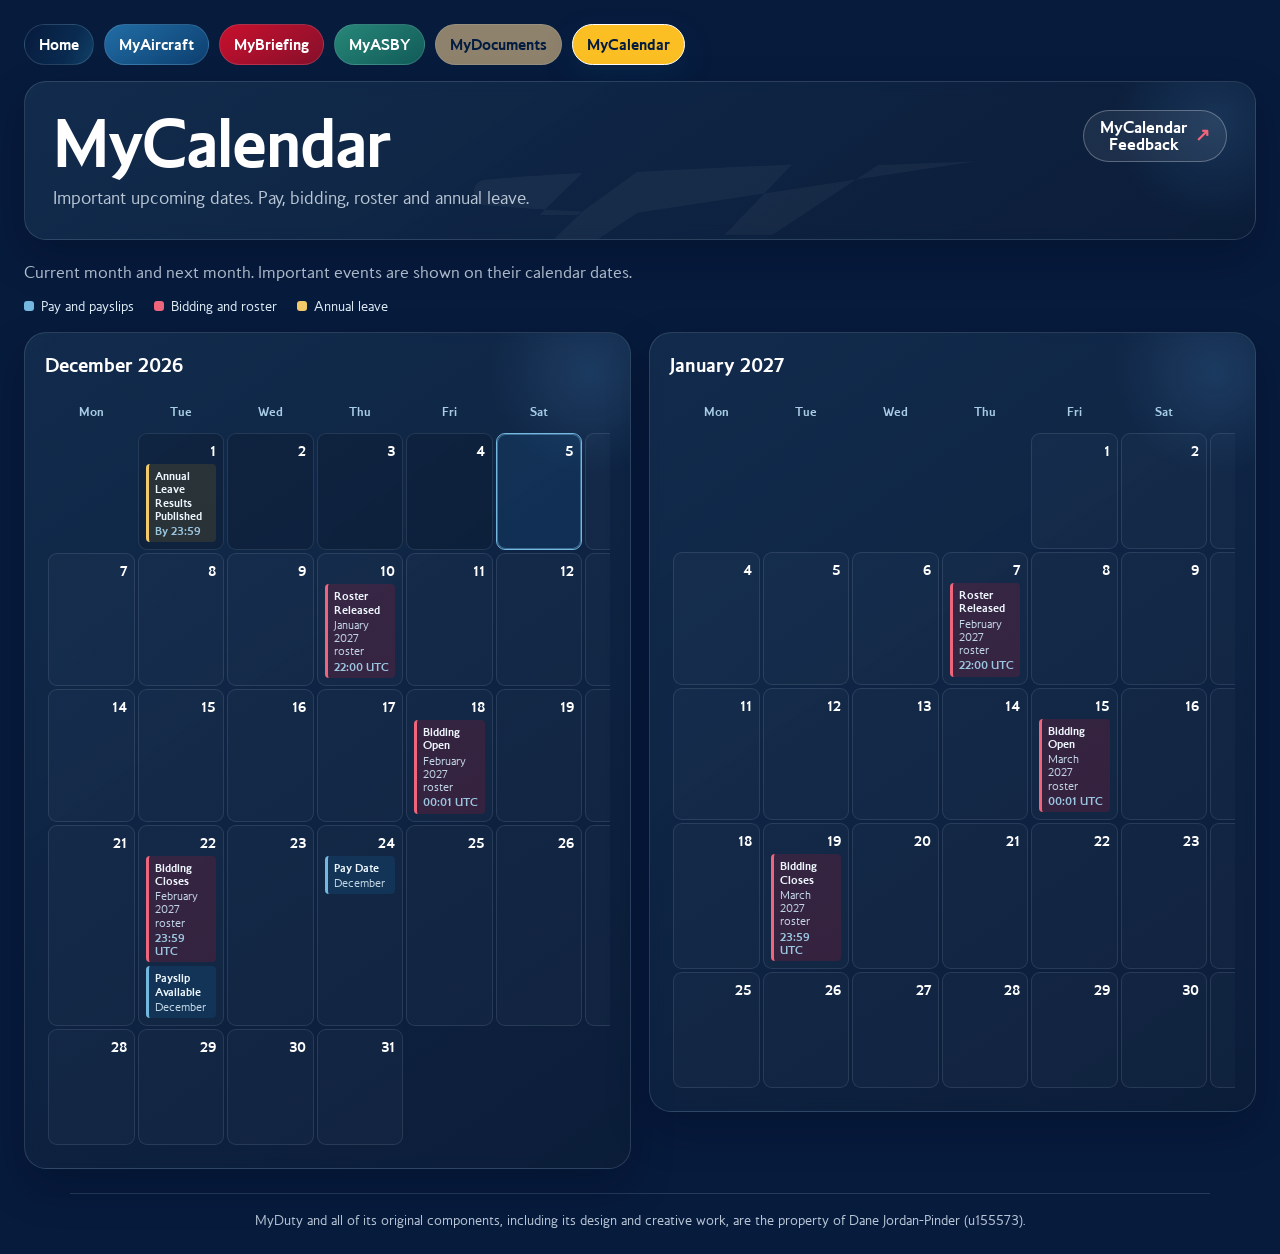
<file: ImportantDates/index.html>
<!DOCTYPE html>
<html lang="en">
<head>
  <meta charset="UTF-8" />
  <meta name="viewport" content="width=device-width, initial-scale=1.0, viewport-fit=cover" />
  <title>MyCalendar | MyDuty</title>
  <meta name="theme-color" content="#071b3d">
  <meta name="application-name" content="MyDuty">
  <meta name="apple-mobile-web-app-title" content="MyDuty">
  <meta name="description" content="Important upcoming dates. Pay, bidding, roster and annual leave." />
  <link rel="icon" href="../favicon.ico?v=2">
  <link rel="icon" type="image/png" sizes="32x32" href="../favicon-32x32.png?v=2">
  <link rel="icon" type="image/png" sizes="16x16" href="../favicon-16x16.png?v=2">
  <link rel="apple-touch-icon" sizes="180x180" href="../apple-touch-icon.png?v=2">
  <link rel="stylesheet" href="../assets/css/fbp-shared.css?v=7">
  <link rel="stylesheet" href="../assets/css/important-dates.css">
  <script src="../assets/js/fbp-shared.js?v=7"></script>
  <script src="../assets/js/fbp-nav.js?v=16"></script>
  <script src="../assets/js/fbp-shell.js?v=6"></script>
  <script src="../assets/js/fbp-page.js"></script>
  <script src="../data/important-dates.js"></script>
</head>
<body class="fbp-theme">
  <main class="fbp-shell">
    <div class="important-dates-content">
      <p class="important-dates-intro">Current month and next month. Important events are shown on their calendar dates.</p>
      <ul class="important-date-legend" aria-label="Calendar categories">
        <li class="legend-pay">Pay and payslips</li>
        <li class="legend-roster">Bidding and roster</li>
        <li class="legend-leave">Annual leave</li>
      </ul>
      <p class="calendar-mobile-hint">On a phone either turn your device to landscape mode or tap a marked day to view it's event details.</p>
      <div id="importantDateCalendars" class="important-date-calendars"></div>
      <p id="importantDatePending" class="important-date-pending" hidden></p>
    </div>
  </main>
  <script>
    FBP.createPage({container:"main",contentSelector:".important-dates-content",layout:"wide",title:"MyCalendar",subtitle:"Important upcoming dates. Pay, bidding, roster and annual leave.",feedbackText:"MyCalendar Feedback",feedbackSubject:"Feedback for MyCalendar",activePage:"importantDates"});
    (function(){
      const root=document.getElementById("importantDateCalendars");
      const events=globalThis.IMPORTANT_DATE_EVENTS||[];
      const today=new Date();today.setHours(0,0,0,0);
      const monthFormatter=new Intl.DateTimeFormat("en-GB",{month:"long",year:"numeric"});
      const esc=value=>String(value??"").replace(/[&<>"']/g,char=>({"&":"&amp;","<":"&lt;",">":"&gt;","\"":"&quot;","'":"&#39;"}[char]));
      const isoDate=date=>date.getFullYear()+"-"+String(date.getMonth()+1).padStart(2,"0")+"-"+String(date.getDate()).padStart(2,"0");
      const weekdayNames=["Monday","Tuesday","Wednesday","Thursday","Friday","Saturday","Sunday"];
      function monthCalendar(monthOffset){
        const month=new Date(today.getFullYear(),today.getMonth()+monthOffset,1);
        const year=month.getFullYear(),monthIndex=month.getMonth();
        const daysInMonth=new Date(year,monthIndex+1,0).getDate();
        const leading=(month.getDay()+6)%7;
        const cellCount=Math.ceil((leading+daysInMonth)/7)*7;
        let rows="";
        for(let start=0;start<cellCount;start+=7){
          rows+="<tr>";
          for(let column=0;column<7;column++){
            const dayNumber=start+column-leading+1;
            if(dayNumber<1||dayNumber>daysInMonth){rows+="<td class=\"calendar-day calendar-day-empty\"></td>";continue}
            const current=new Date(year,monthIndex,dayNumber);
            const key=isoDate(current);
            const dayEvents=events.filter(item=>item.date===key);
            const classes=["calendar-day"];
            if(current<today)classes.push("calendar-day-past");
            const ariaCurrent=key===isoDate(today)?" aria-current=\"date\"":"";
            const eventKinds=[...new Set(dayEvents.map(item=>["pay","roster","leave"].includes(item.kind)?item.kind:"other"))];
            const markerMarkup=eventKinds.map(kind=>"<span class=\"calendar-event-marker marker-"+kind+"\"></span>").join("");
            const eventMarkup=dayEvents.map(item=>{
              const kind=["pay","roster","leave"].includes(item.kind)?item.kind:"other";
              const time=item.time?"<time>"+esc(item.time)+"</time>":"";
              return "<div class=\"calendar-event calendar-event-"+kind+"\" title=\""+esc([item.label,item.context,item.time].filter(Boolean).join(" · "))+"\"><strong>"+esc(item.label)+"</strong>"+(item.context?"<span>"+esc(item.context)+"</span>":"")+time+"</div>";
            }).join("");
            const eventAccess=dayEvents.length?" role=\"button\" tabindex=\"0\" data-date=\""+key+"\" aria-label=\""+esc(new Intl.DateTimeFormat("en-GB",{weekday:"long",day:"numeric",month:"long"}).format(current)+": "+dayEvents.map(item=>item.label).join(", "))+"\"":"";
            if(dayEvents.length)classes.push("calendar-day-has-events");
            rows+="<td class=\""+classes.join(" ")+"\""+ariaCurrent+eventAccess+"><div class=\"calendar-day-number\"><time datetime=\""+key+"\">"+dayNumber+"</time></div><div class=\"calendar-day-markers\" aria-hidden=\"true\">"+markerMarkup+"</div><div class=\"calendar-day-events\">"+eventMarkup+"</div></td>";
          }
          rows+="</tr>";
        }
        return "<section class=\"fbp-panel important-month\"><h2>"+monthFormatter.format(month)+"</h2><div class=\"calendar-scroll\"><table class=\"month-calendar\"><caption class=\"visually-hidden\">"+monthFormatter.format(month)+" important dates</caption><thead><tr>"+weekdayNames.map(name=>"<th scope=\"col\"><abbr title=\""+name+"\">"+name.slice(0,3)+"</abbr></th>").join("")+"</tr></thead><tbody>"+rows+"</tbody></table></div><div class=\"calendar-selected-events\" aria-live=\"polite\" hidden></div></section>";
      }
      root.innerHTML=monthCalendar(0)+monthCalendar(1);
      const showDateEvents=(cell)=>{
        if(!cell?.dataset.date)return;
        const monthCard=cell.closest(".important-month"),panel=monthCard?.querySelector(".calendar-selected-events");
        const date=new Date(cell.dataset.date+"T12:00:00"),dateLabel=new Intl.DateTimeFormat("en-GB",{weekday:"long",day:"numeric",month:"long"}).format(date);
        const selected=events.filter(item=>item.date===cell.dataset.date);
        if(!panel)return;
        panel.hidden=false;
        panel.innerHTML="<h3>"+esc(dateLabel)+"</h3>"+(selected.length?"<ul>"+selected.map(item=>{const kind=["pay","roster","leave"].includes(item.kind)?item.kind:"other";return "<li class=\"calendar-event-detail detail-"+kind+"\"><strong>"+esc(item.label)+"</strong>"+(item.context?"<span>"+esc(item.context)+"</span>":"")+(item.time?"<time>"+esc(item.time)+"</time>":"")+"</li>"}).join("")+"</ul>":"<p>No important dates on this day.</p>");
        monthCard.querySelectorAll(".calendar-day-selected").forEach(day=>day.classList.remove("calendar-day-selected"));cell.classList.add("calendar-day-selected");
      };
      root.addEventListener("click",event=>{const cell=event.target.closest("td.calendar-day-has-events");if(cell)showDateEvents(cell)});
      root.addEventListener("keydown",event=>{if(event.key!=="Enter"&&event.key!==" ")return;const cell=event.target.closest("td.calendar-day-has-events");if(!cell)return;event.preventDefault();showDateEvents(cell)});
      const pending=globalThis.IMPORTANT_DATE_PENDING||[];
      if(pending.length){
        const note=document.getElementById("importantDatePending");
        note.hidden=false;
        note.textContent="Annual leave dates still to be added: "+pending.join(", ")+".";
      }
    })();
  </script>
</body>
</html>
</file>
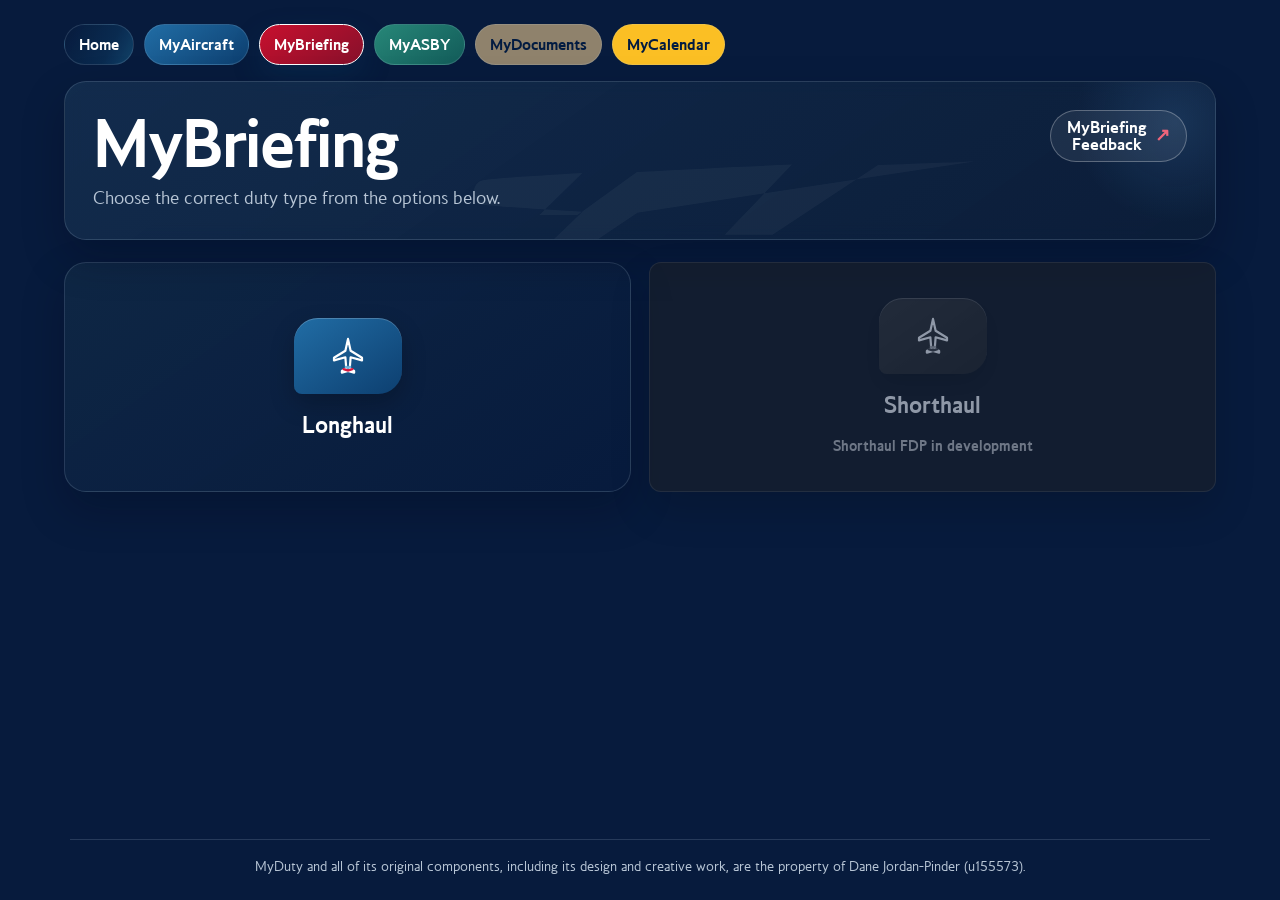
<file: MyBriefing/index.html>
<!DOCTYPE html>
<html lang="en">
<head>
  <meta charset="UTF-8" />
  <meta name="viewport" content="width=device-width, initial-scale=1.0, viewport-fit=cover" />
  <meta name="description" content="Choose a Longhaul or Shorthaul Flight Duty Period calculator." />
  <title>MyBriefing | MyDuty</title>
  <meta name="theme-color" content="#071b3d">
  <meta name="application-name" content="MyDuty">
  <meta name="apple-mobile-web-app-title" content="MyDuty">

  <link rel="icon" href="../favicon.ico?v=2">
  <link rel="icon" type="image/png" sizes="32x32" href="../favicon-32x32.png?v=2">
  <link rel="icon" type="image/png" sizes="16x16" href="../favicon-16x16.png?v=2">
  <link rel="apple-touch-icon" sizes="180x180" href="../apple-touch-icon.png?v=2">

  <link rel="stylesheet" href="../assets/css/fbp-shared.css?v=7">
  <link rel="stylesheet" href="../assets/css/MyBriefing/MyBriefing.css?v=2">

  
</head>
<body class="fbp-theme">

   
  <main class="fbp-shell app-wrap">


<div id="fdp-grid" class="fdp-grid"></div>

   
  </main>

  <script src="../assets/js/fbp-shared.js?v=7"></script>
  <script src="../assets/js/fbp-nav.js?v=16"></script>
  <script src="../assets/js/fbp-shell.js?v=6"></script>
  <script src="../assets/js/fbp-page.js"></script>

  <script src="../assets/js/MyBriefing/MyBriefing-data.js"></script>
  <script src="../assets/js/MyBriefing/MyBriefing-home.js"></script>
  </body>
  </html>
</file>
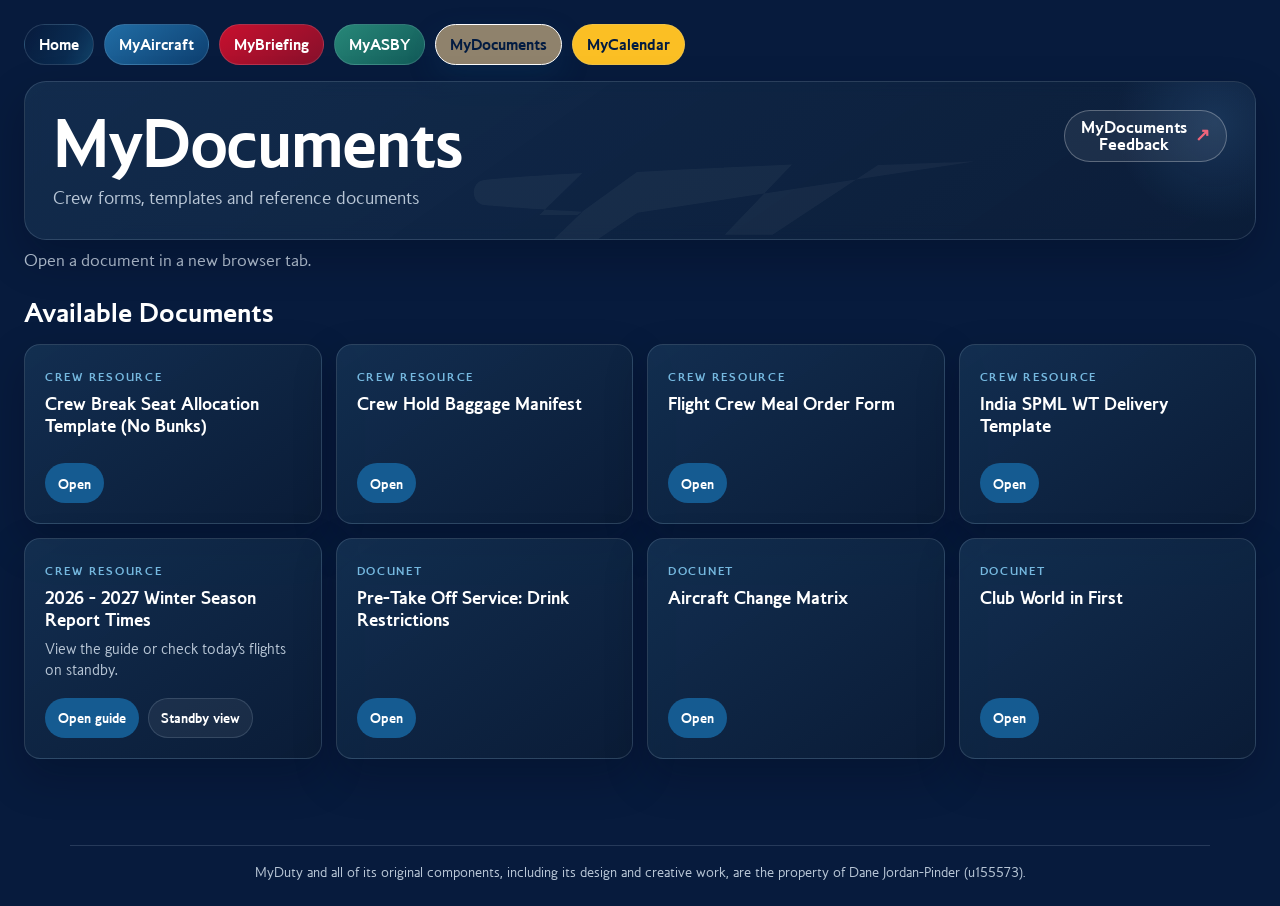
<file: MyDocuments/index.html>
<!DOCTYPE html>
<html lang="en">
<head>
  <meta charset="UTF-8" />
  <meta name="viewport" content="width=device-width, initial-scale=1.0, viewport-fit=cover" />
  <title>MyDocuments | MyDuty</title>
  <meta name="theme-color" content="#071b3d">
  <meta name="application-name" content="MyDuty">
  <meta name="apple-mobile-web-app-title" content="MyDuty">
  <meta name="description" content="Common crew forms, templates and reference documents in PDF form." />
  <link rel="icon" href="../favicon.ico?v=2">
  <link rel="icon" type="image/png" sizes="32x32" href="../favicon-32x32.png?v=2">
  <link rel="icon" type="image/png" sizes="16x16" href="../favicon-16x16.png?v=2">
  <link rel="apple-touch-icon" sizes="180x180" href="../apple-touch-icon.png?v=2">
  <link rel="stylesheet" href="../assets/css/fbp-shared.css?v=7">
  <link rel="stylesheet" href="../assets/css/documents.css?v=2">
  <script src="../assets/js/fbp-shared.js?v=7"></script>
  <script src="../assets/js/fbp-nav.js?v=16"></script>
  <script src="../assets/js/fbp-shell.js?v=6"></script>
  <script src="../assets/js/fbp-page.js"></script>
</head>
<body class="fbp-theme">
  <main class="fbp-shell">
    <div class="documents-content">
      <p class="documents-intro">Open a document in a new browser tab.</p>
      <section class="documents-section">
        <h2>Available Documents</h2>
        <div class="documents-grid">
          <article class="document-card"><div><span class="document-type">CREW RESOURCE</span><h3>Crew Break Seat Allocation Template (No Bunks)</h3></div><div class="document-actions"><a href="../assets/mydocuments/Crew%20Break%20Seat%20Allocation%20Template%20%28No%20Bunks%29.pdf" target="_blank" rel="noopener">Open</a></div></article>
          <article class="document-card"><div><span class="document-type">CREW RESOURCE</span><h3>Crew Hold Baggage Manifest</h3></div><div class="document-actions"><a href="../assets/mydocuments/Crew%20Hold%20Baggage%20Manifest.pdf" target="_blank" rel="noopener">Open</a></div></article>
          <article class="document-card"><div><span class="document-type">CREW RESOURCE</span><h3>Flight Crew Meal Order Form</h3></div><div class="document-actions"><a href="../assets/mydocuments/Flight%20Crew%20Meal%20Order%20Form.pdf" target="_blank" rel="noopener">Open</a></div></article>
          <article class="document-card"><div><span class="document-type">CREW RESOURCE</span><h3>India SPML WT Delivery Template</h3></div><div class="document-actions"><a href="../assets/mydocuments/India%20SPML%20WT%20Delivery%20Template.pdf" target="_blank" rel="noopener">Open</a></div></article>
          <article class="document-card"><div><span class="document-type">CREW RESOURCE</span><h3>2026 - 2027 Winter Season Report Times</h3><p>View the guide or check today’s flights on standby.</p></div><div class="document-actions"><a href="../assets/mydocuments/2026%20-%202027%20Winter%20Season%20Report%20Times.pdf" target="_blank" rel="noopener">Open guide</a><a href="report-times.html">Standby view</a></div></article>
          <article class="document-card"><div><span class="document-type">DOCUNET</span><h3>Pre-Take Off Service: Drink Restrictions</h3></div><div class="document-actions"><a class="docunet-app-link" href="docunet://BAW-AUTO-C03A99BF0#Pre-Take%2520Off%2520Drinks" data-web-url="https://docunet-online.vistair.com/BAW/?manualCode=BAW-AUTO-C03A99BF0&amp;preferredRevisionId=1&amp;id=Pre-Take%2520Off%2520Drinks" target="_blank" rel="noopener">Open</a></div></article>
          <article class="document-card"><div><span class="document-type">DOCUNET</span><h3>Aircraft Change Matrix</h3></div><div class="document-actions"><a class="docunet-app-link" href="docunet://BAW-AUTO-C03A99BF0#Aircraft%2520Change%2520Matrix" data-web-url="https://docunet-online.vistair.com/BAW/?manualCode=BAW-AUTO-C03A99BF0&amp;preferredRevisionId=1&amp;id=Aircraft%2520Change%2520Matrix" target="_blank" rel="noopener">Open</a></div></article>
          <article class="document-card"><div><span class="document-type">DOCUNET</span><h3>Club World in First</h3></div><div class="document-actions"><a class="docunet-app-link" href="docunet://BAW-AUTO-C03A99BF0#Club%2520World%2520in%2520First" data-web-url="https://docunet-online.vistair.com/BAW/?manualCode=BAW-AUTO-C03A99BF0&amp;preferredRevisionId=1&amp;id=Club%2520World%2520in%2520First" target="_blank" rel="noopener">Open</a></div></article>
        </div>
      </section>
    </div>
  </main>
  <script>
    FBP.createPage({container:"main",contentSelector:".documents-content",layout:"wide",title:"MyDocuments",subtitle:"Crew forms, templates and reference documents",feedbackText:"MyDocuments Feedback",feedbackSubject:"Feedback for MyDocuments",activePage:"documents"});
  </script>
<script>
document.addEventListener("click",function(event){const link=event.target.closest("a.docunet-app-link");if(!link)return;event.preventDefault();let leftPage=false;window.addEventListener("blur",()=>{leftPage=true},{once:true});document.addEventListener("visibilitychange",()=>{if(document.hidden)leftPage=true},{once:true});window.location.href=link.href;window.setTimeout(()=>{if(!leftPage&&!document.hidden&&link.dataset.webUrl)window.open(link.dataset.webUrl,"_blank","noopener,noreferrer")},1600)});
</script>
</body>
</html>
</file>
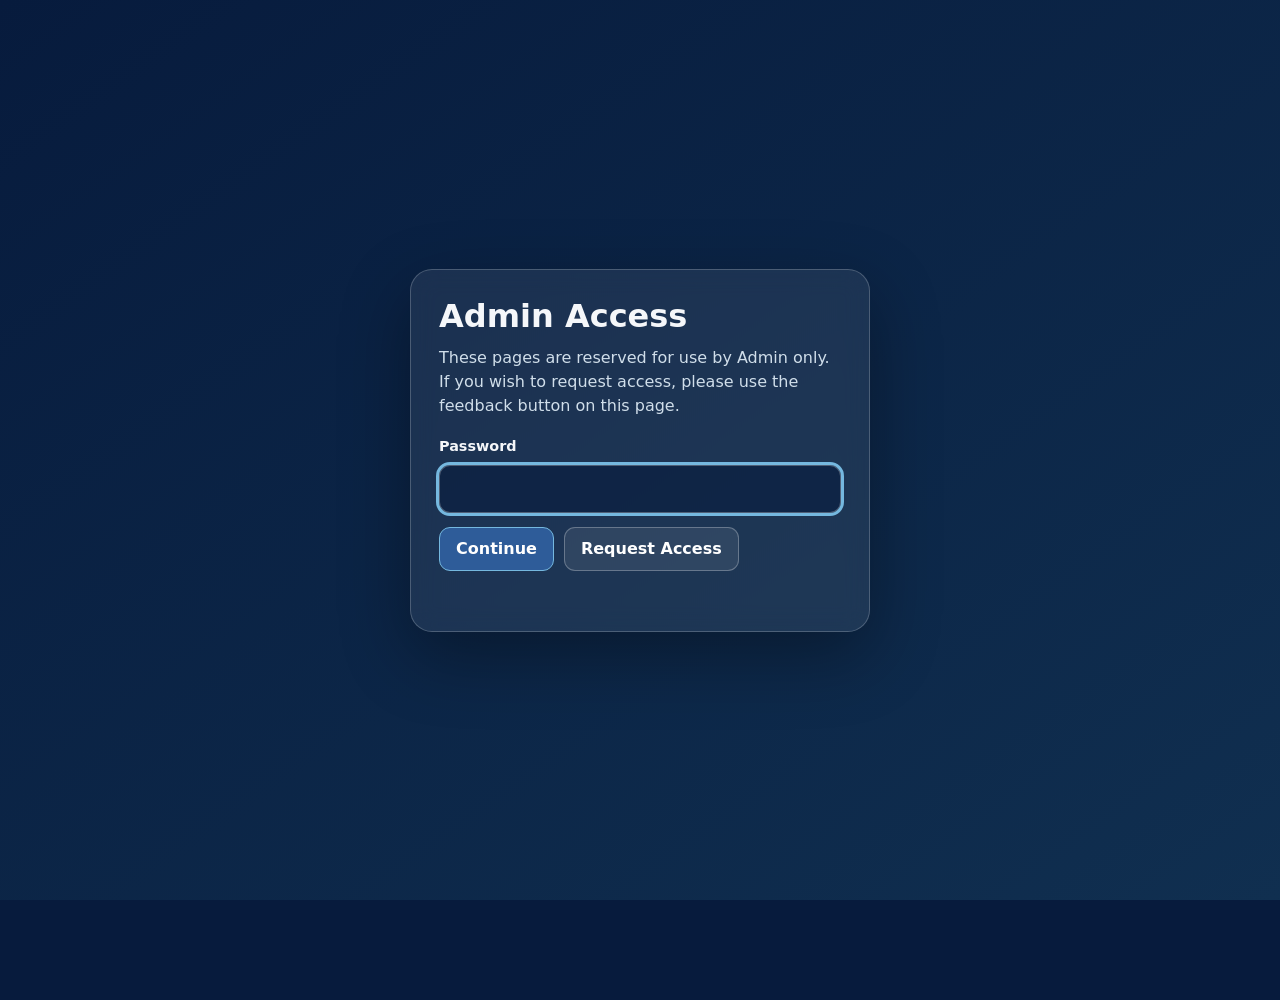
<file: MyExams/index.html>
<!doctype html>
<html lang="en">
<head>
  <meta charset="utf-8">
  <meta name="viewport" content="width=device-width, initial-scale=1, viewport-fit=cover">
  <title>MyExams | MyDuty</title>
  <meta name="theme-color" content="#071b3d">
  <meta name="application-name" content="MyDuty">
  <meta name="apple-mobile-web-app-title" content="MyDuty">
  <script src="../assets/js/fbp-access.js"></script>
  <link rel="icon" href="../favicon.ico?v=2">
  <link rel="icon" type="image/png" sizes="32x32" href="../favicon-32x32.png?v=2">
  <link rel="icon" type="image/png" sizes="16x16" href="../favicon-16x16.png?v=2">
  <link rel="apple-touch-icon" sizes="180x180" href="../apple-touch-icon.png?v=2">
  <link rel="stylesheet" href="../assets/css/fbp-shared.css?v=7">
  <link rel="stylesheet" href="exams.css?v=15">
  <script defer src="../assets/js/fbp-shared.js?v=7"></script>
  <script defer src="../assets/js/fbp-nav.js?v=16"></script>
  <script defer src="../assets/js/fbp-shell.js?v=6"></script>
  <script defer src="../assets/js/fbp-page.js"></script>
  <script defer src="../data/practice-questions.js?v=15"></script>
  <script defer src="memory-cues.js?v=15"></script>
  <script defer src="exam-core.js?v=15"></script>
  <script defer src="exams.js?v=15"></script>
</head>
<body class="fbp-theme">
<main class="fbp-shell"><div class="exam-content">
  <section id="setup" class="exam-card">
    <p class="eyebrow">RECURRENT REVISION</p><h2>Make every answer count.</h2>
    <p class="muted">Choose your subject and exam length. Reveal each answer as you go, then see your final score.</p>
    <form id="setup-form">
      <label class="field-label" for="subject">Exam subject</label>
      <select id="subject" name="subject"><option value="A320">A320</option><option value="A350">A350</option><option value="B787">B787</option><option value="B777">B777</option><option value="AvMed">AvMed</option><option value="Security">Security</option><option value="General">General</option><option value="all">Mixed revision - all subjects</option></select>
      <label class="field-label" for="exam-length">Number of questions</label><select id="exam-length" name="exam-length"></select>
      <p id="bank-status" class="muted"></p><details id="pending" class="source-note" hidden><summary>Older answers to verify</summary><div id="pending-items"></div></details><button id="start" type="submit" class="primary">Start exam</button>
    </form>
    <details class="history"><summary>Recent results on this device</summary><div id="history"></div><button id="clear-history" class="quiet" type="button">Clear revision history</button></details>
  </section>
  <section id="exam" class="exam-card" hidden>
    <div class="exam-top"><span id="exam-subject" class="eyebrow"></span><button id="exit" type="button" class="quiet">End exam</button></div>
    <div class="progress-label"><span id="position"></span><span id="answered"></span></div><progress id="progress" max="10" value="0" aria-label="Answers revealed"></progress>
    <form id="answer-form">
      <fieldset><legend id="question" tabindex="-1"></legend><div id="options"></div></fieldset>
      <div id="feedback" class="answer-feedback" role="status" aria-live="polite" tabindex="-1" hidden><strong id="feedback-title"></strong></div>
      <div class="exam-actions"><button id="back" class="secondary" type="button">Previous</button><button id="next" class="primary" type="submit" disabled>Reveal answer</button></div>
    </form>
    <p class="muted small">Choose an answer, then reveal it. Your choice is locked once revealed.</p>
  </section>
  <section id="results" class="exam-card" hidden aria-labelledby="results-title">
    <p class="eyebrow">EXAM COMPLETE</p><h2 id="results-title" tabindex="-1">Your result</h2>
    <div id="score" class="score"></div><p id="score-detail"></p><p id="pass-status" class="answer-feedback" role="status" hidden></p><p id="save-status" class="muted small"></p>
    <div class="result-actions"><button id="again" class="primary" type="button">New exam</button><button id="change" class="secondary" type="button">Change subject or length</button></div>
    <button id="review-button" class="secondary" type="button" hidden>Review incorrect answers</button>
    <p id="perfect" class="review-answer" hidden>All answers correct - nothing to review.</p>
    <section id="review-panel" hidden aria-labelledby="review-title"><h3 id="review-title" tabindex="-1">Incorrect answers and memory cues</h3><div id="review"></div></section>
  </section>
  <noscript><p>This practice exam needs JavaScript enabled.</p></noscript>
</div></main>
</body></html>
</file>
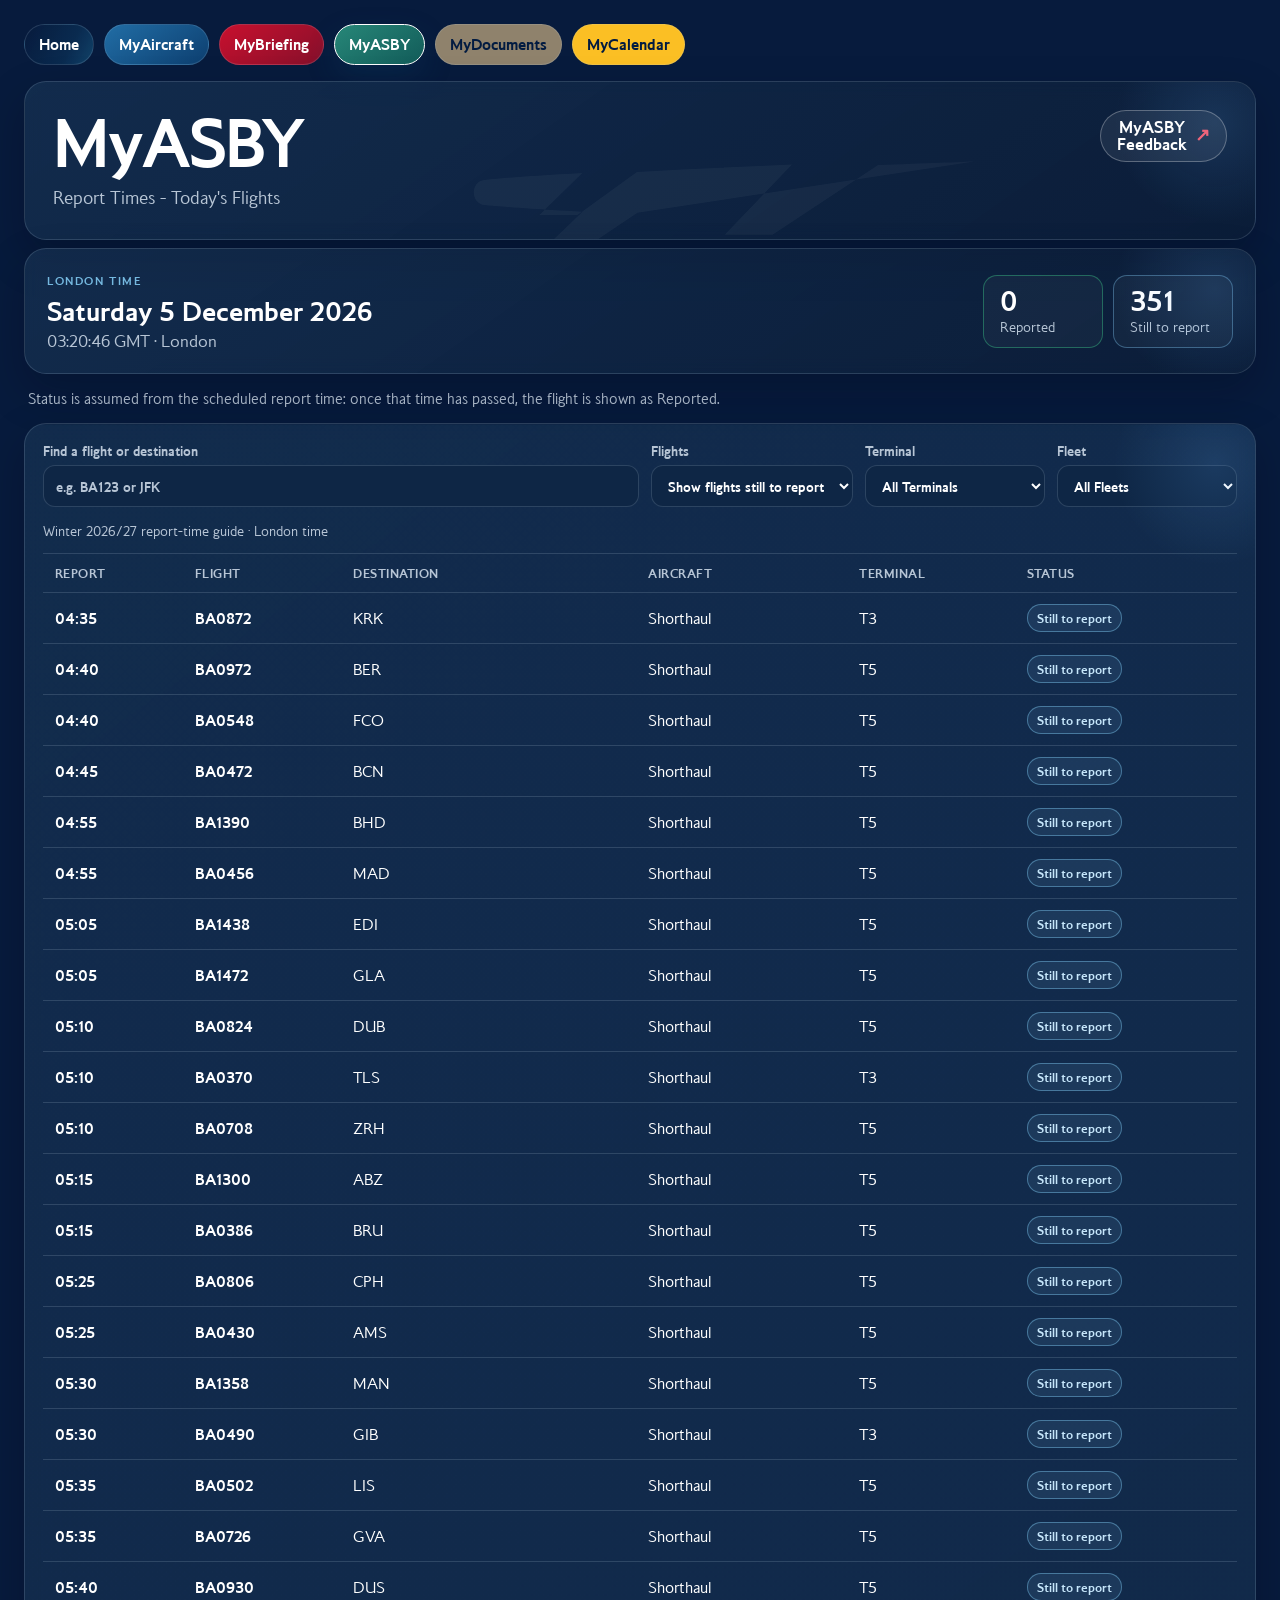
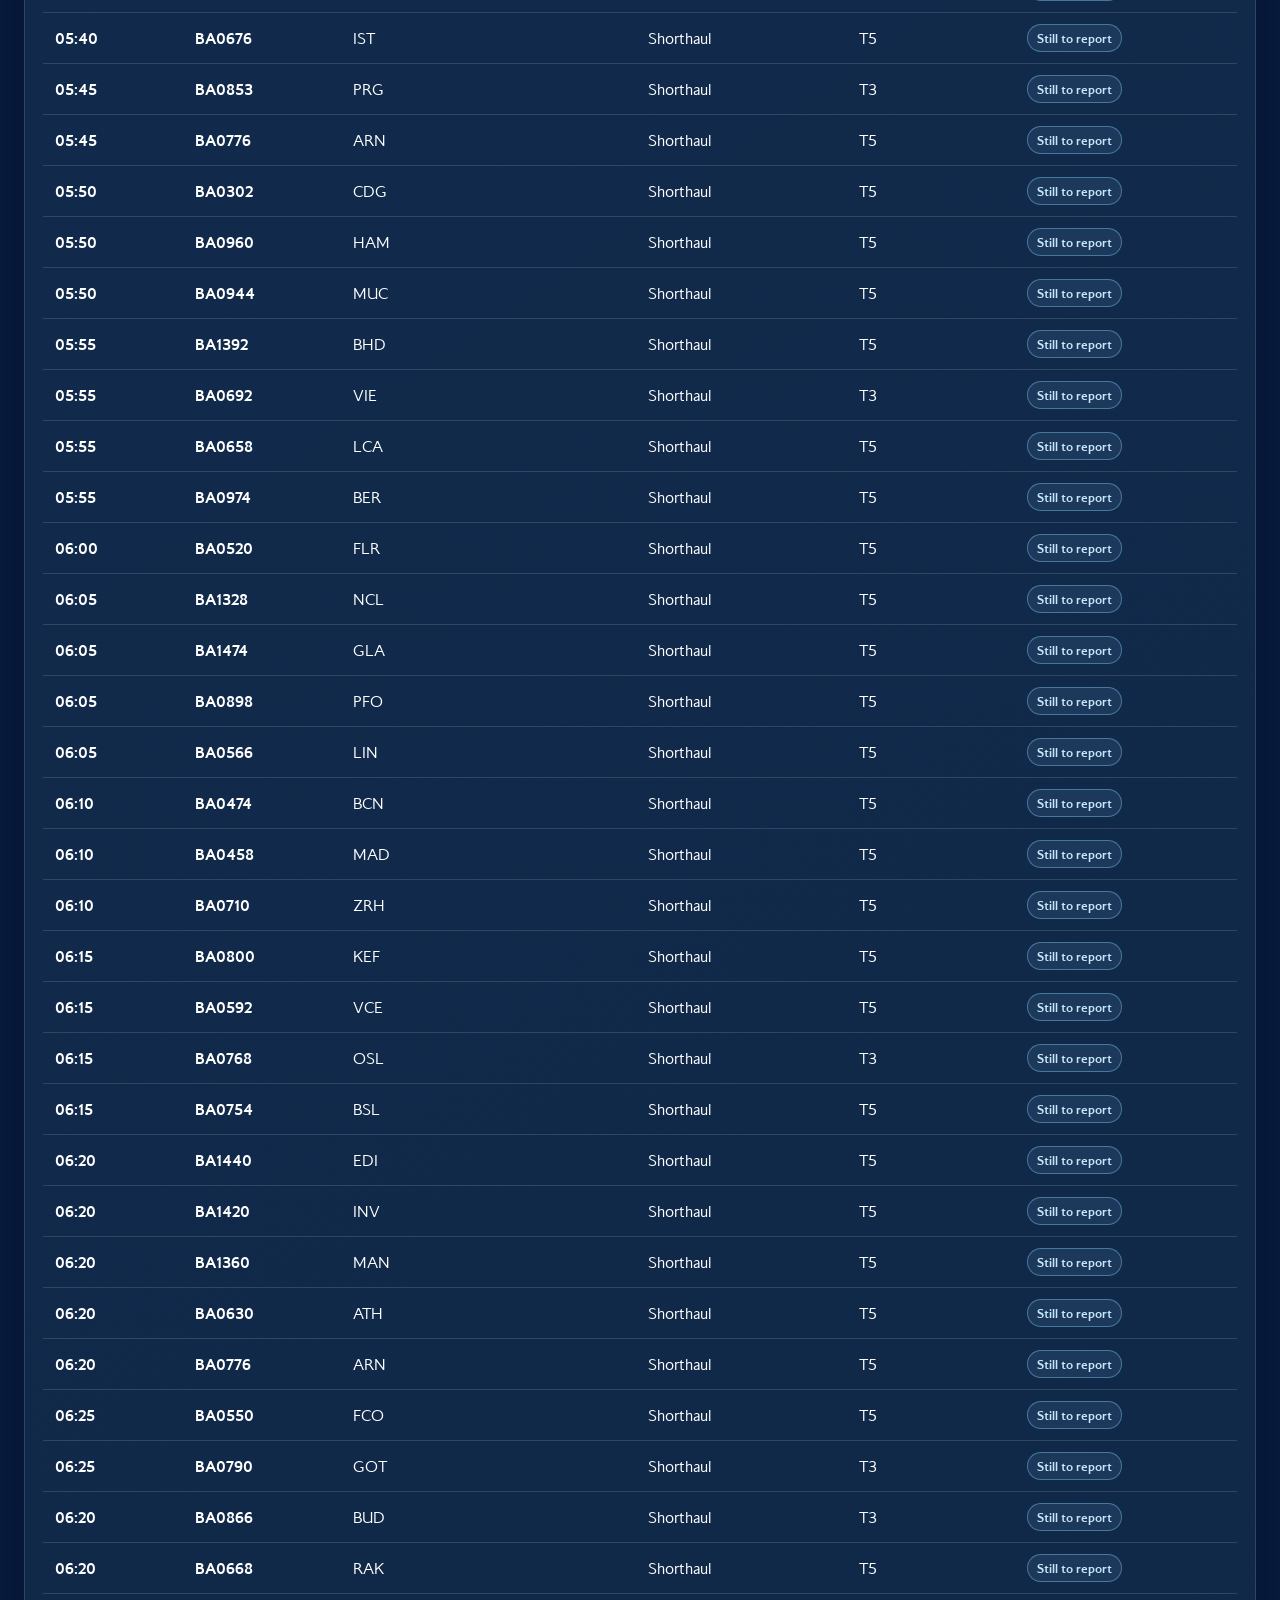
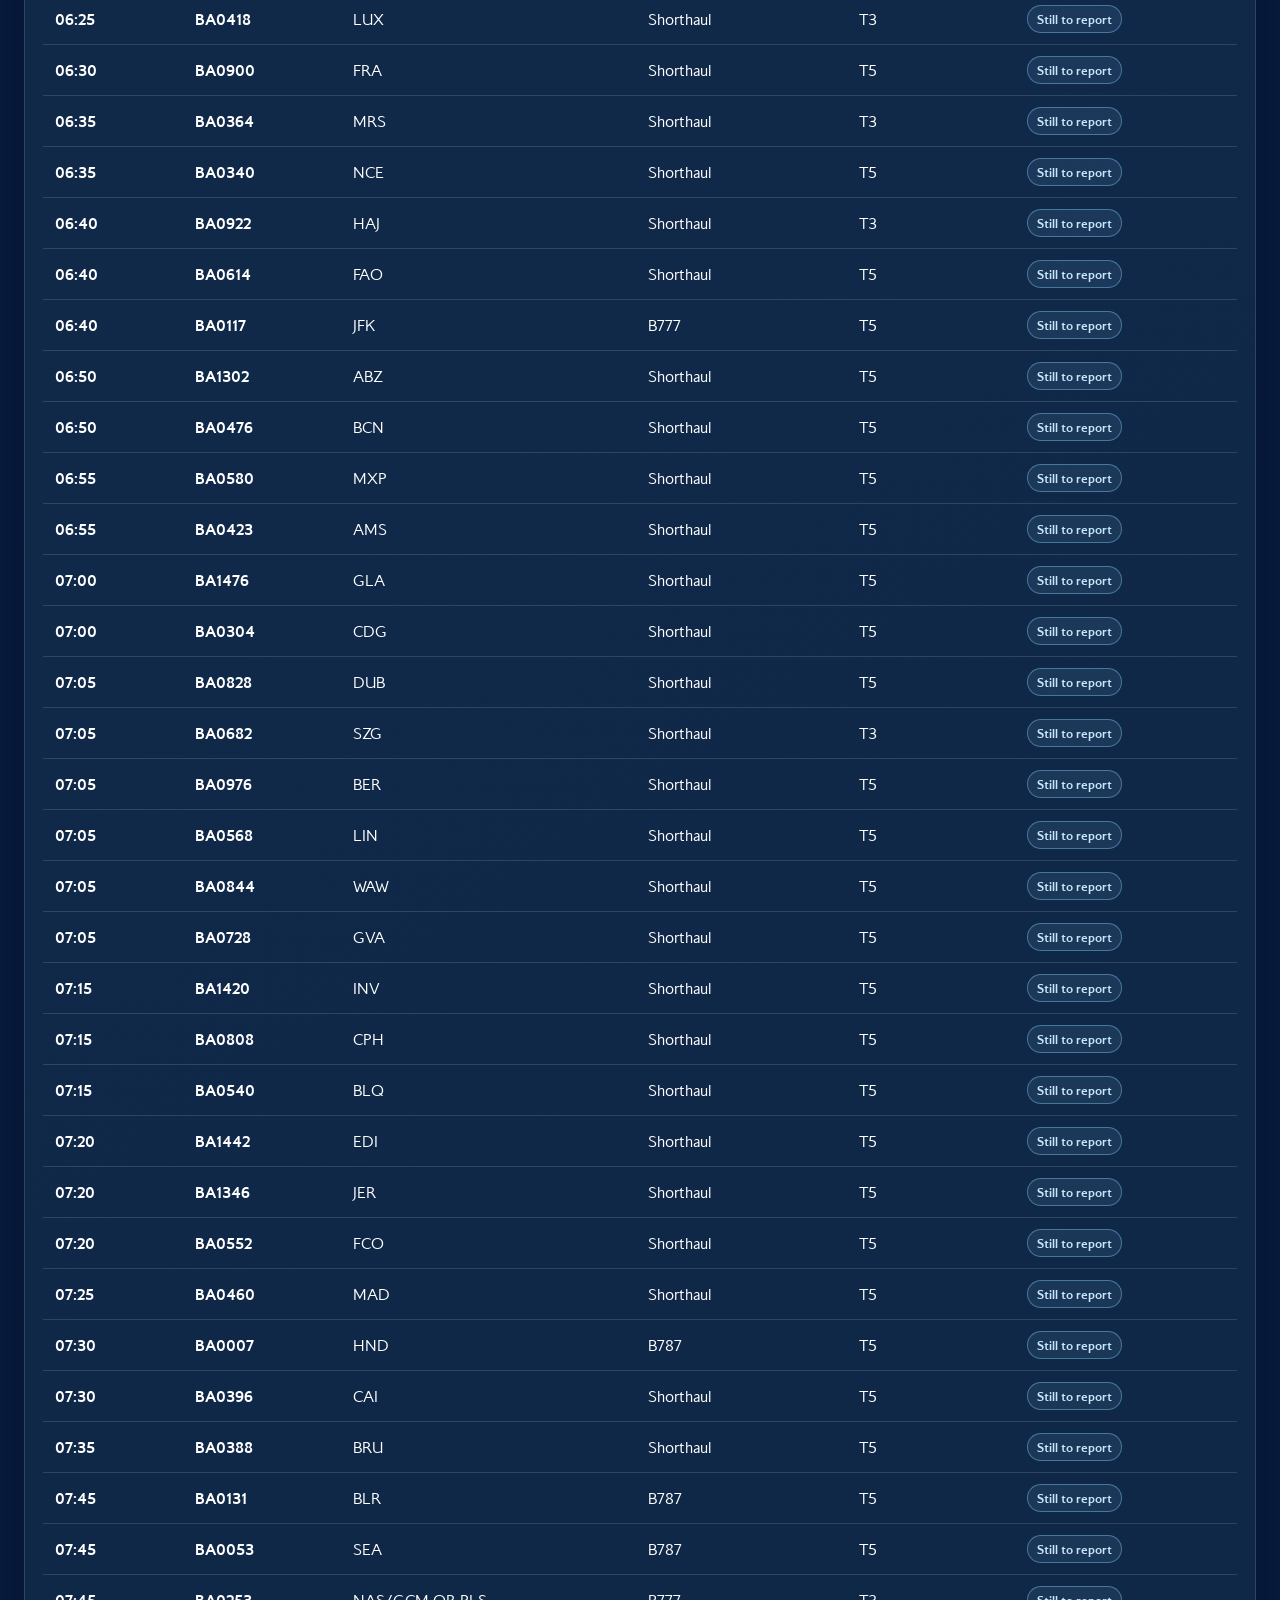
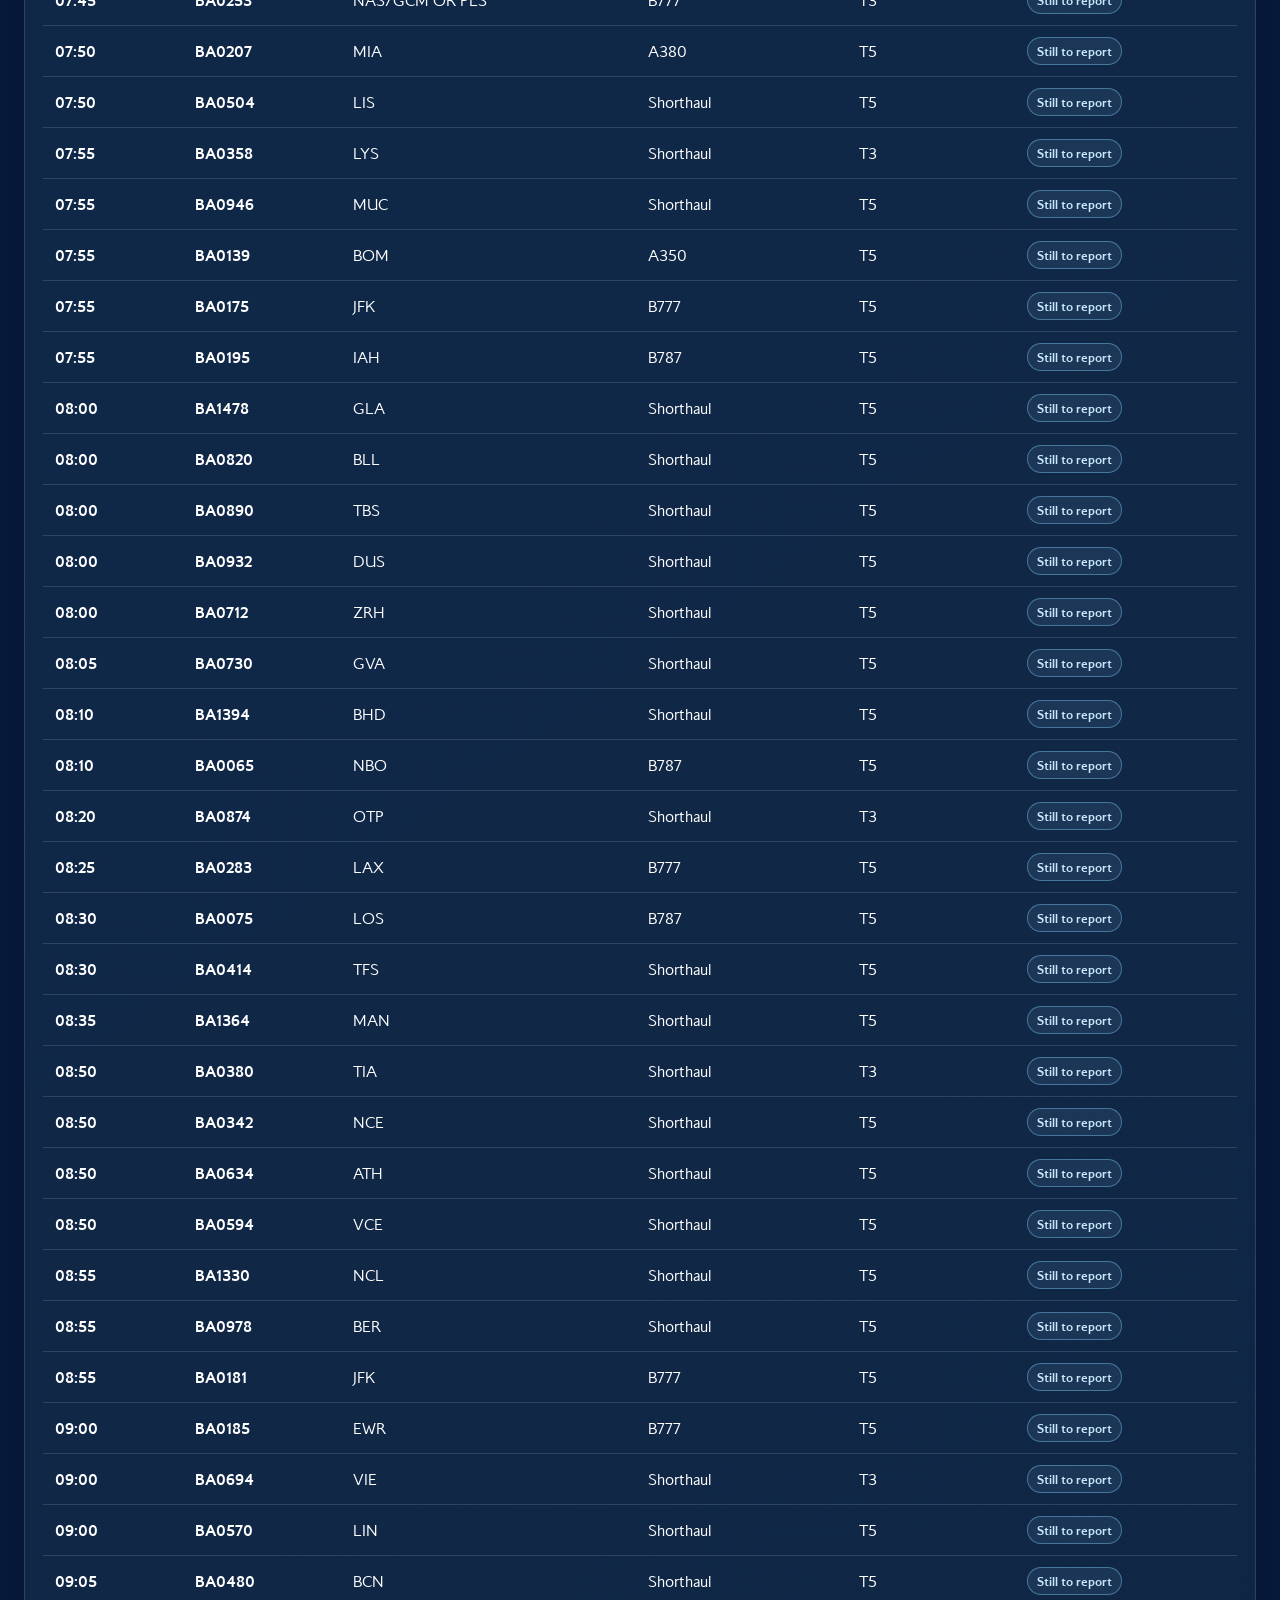
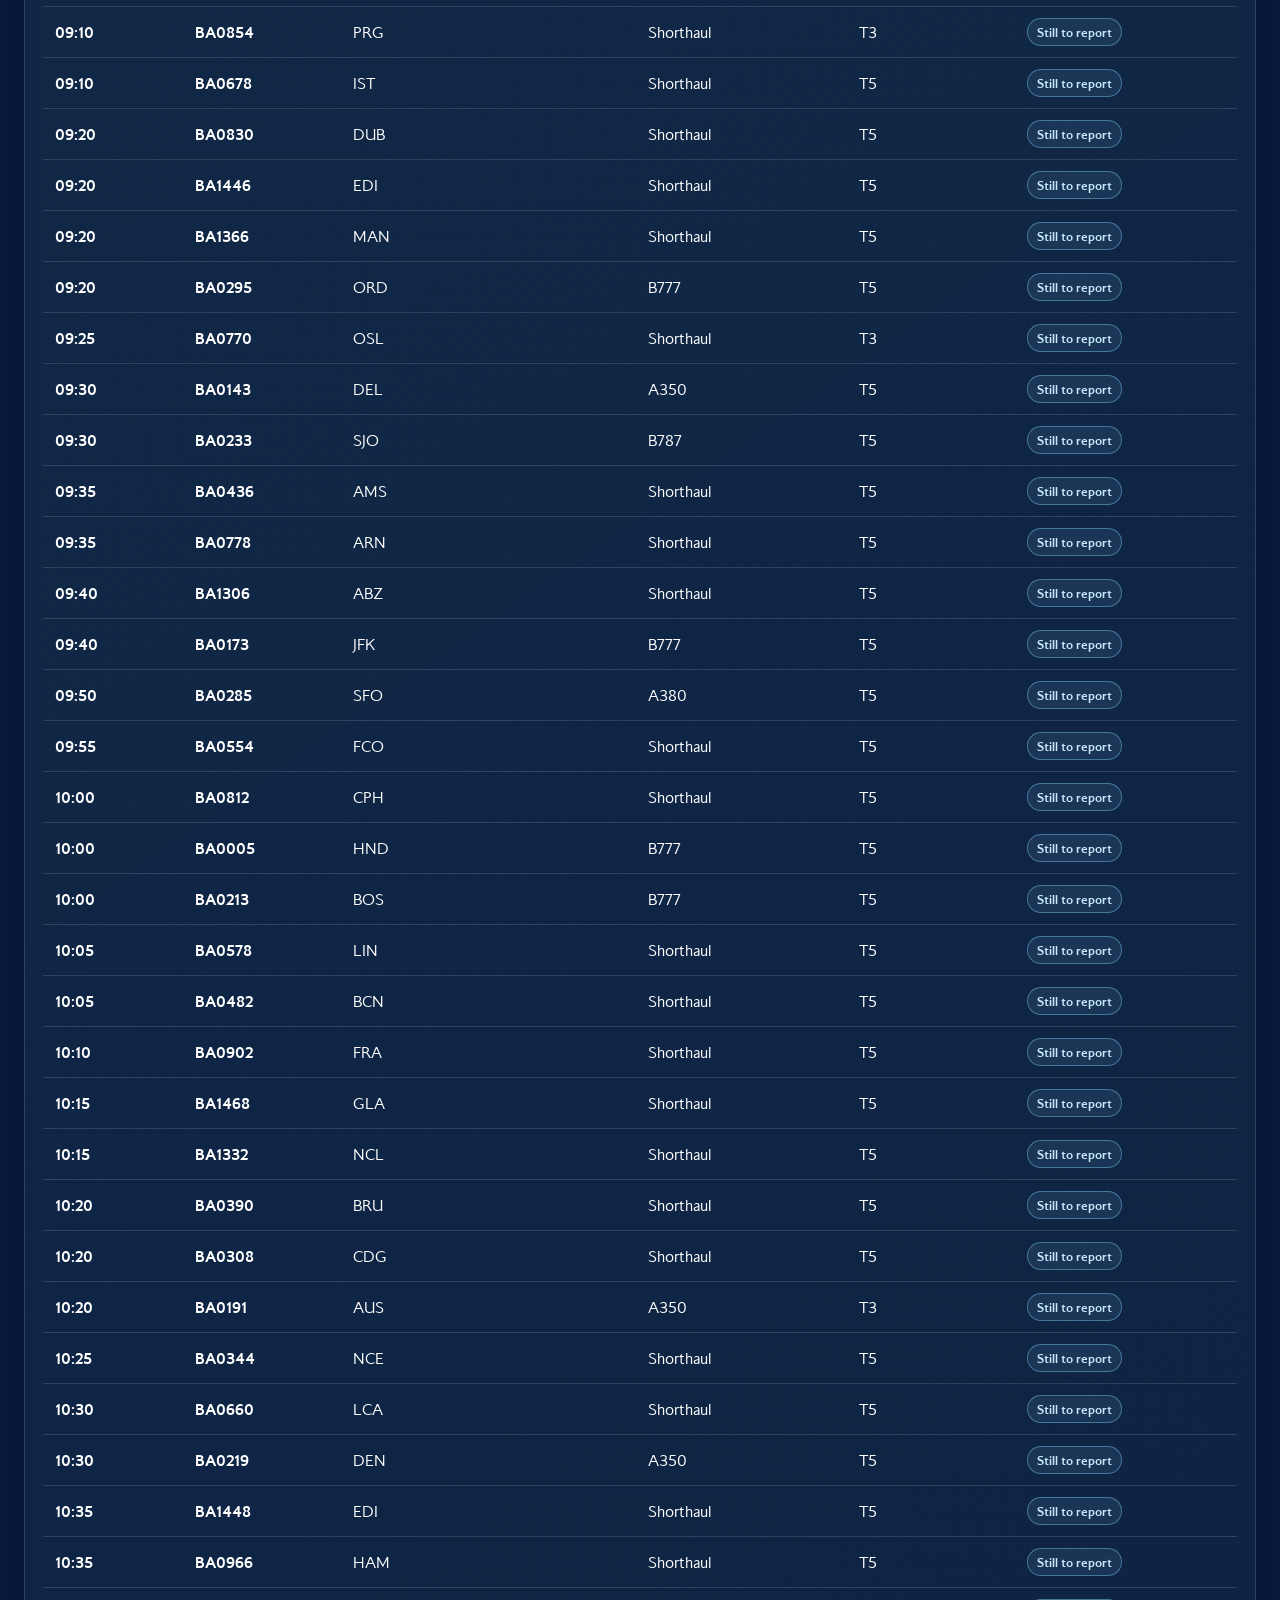
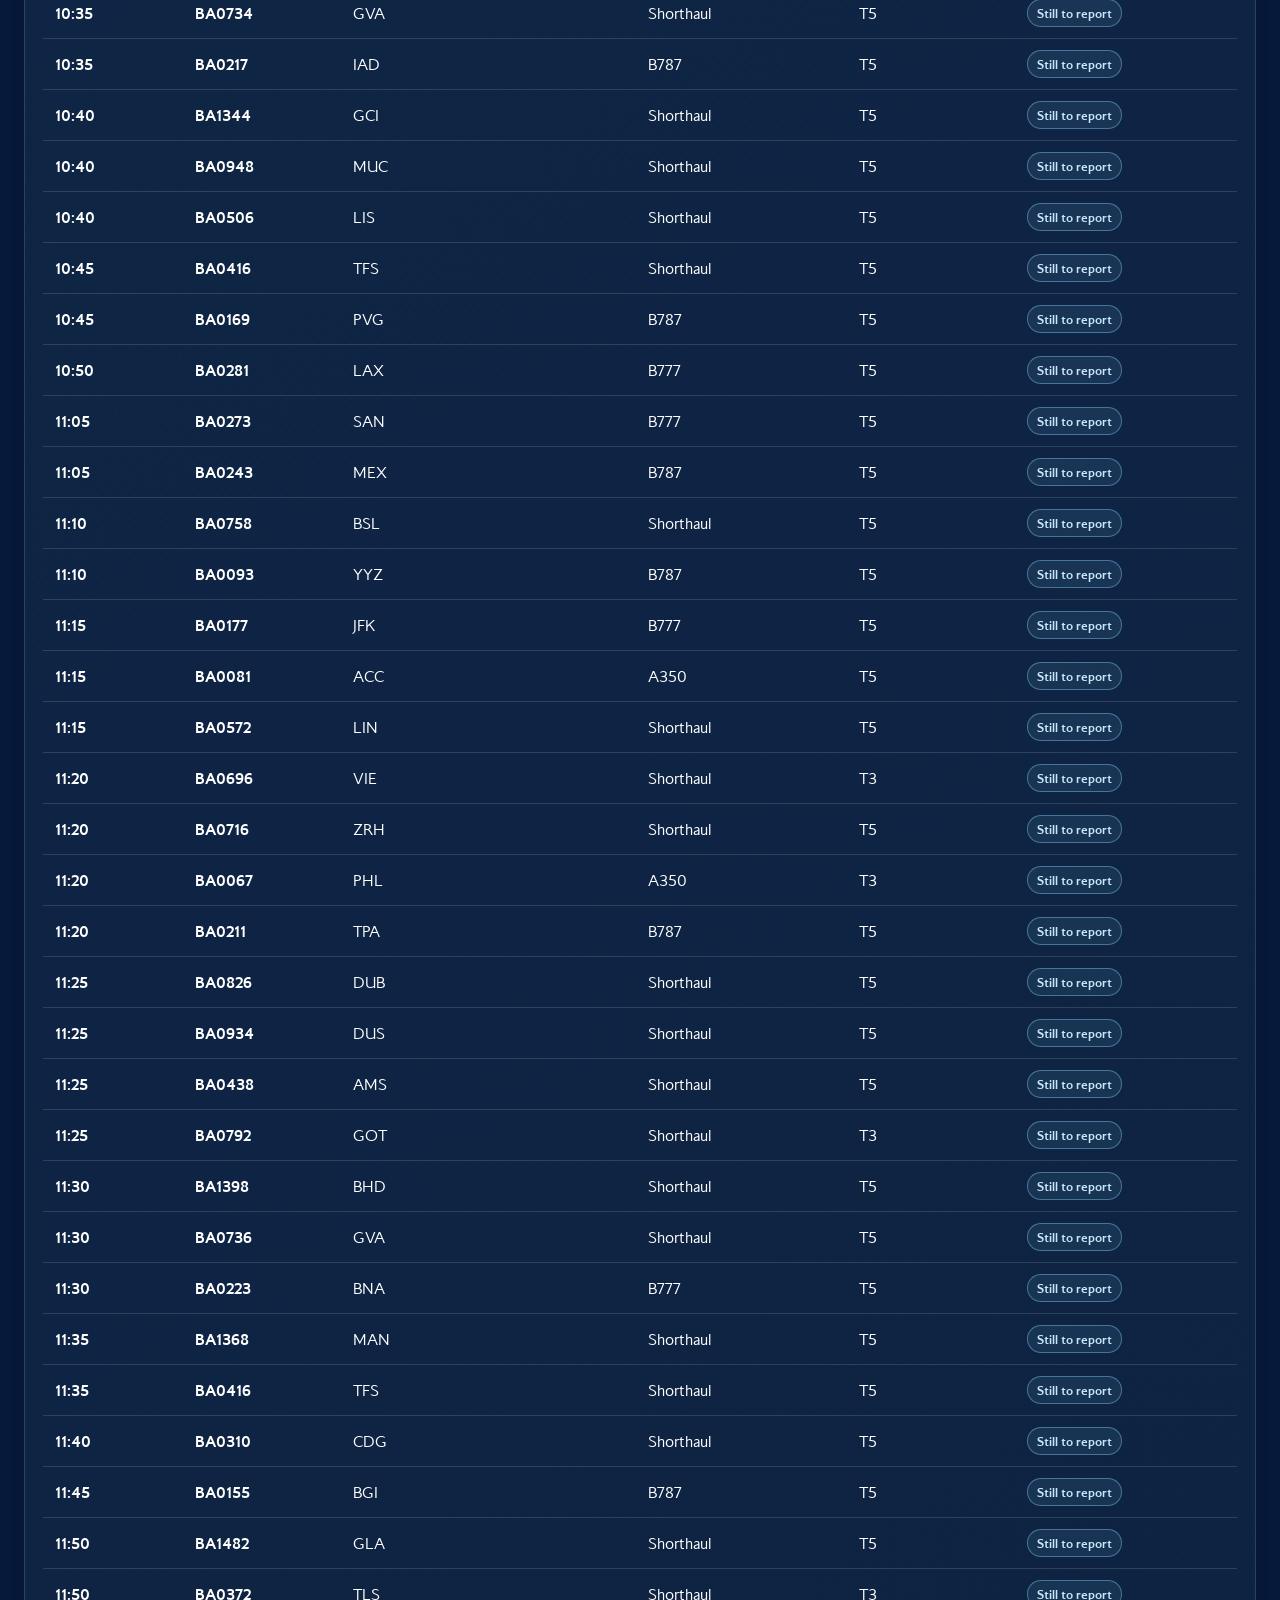
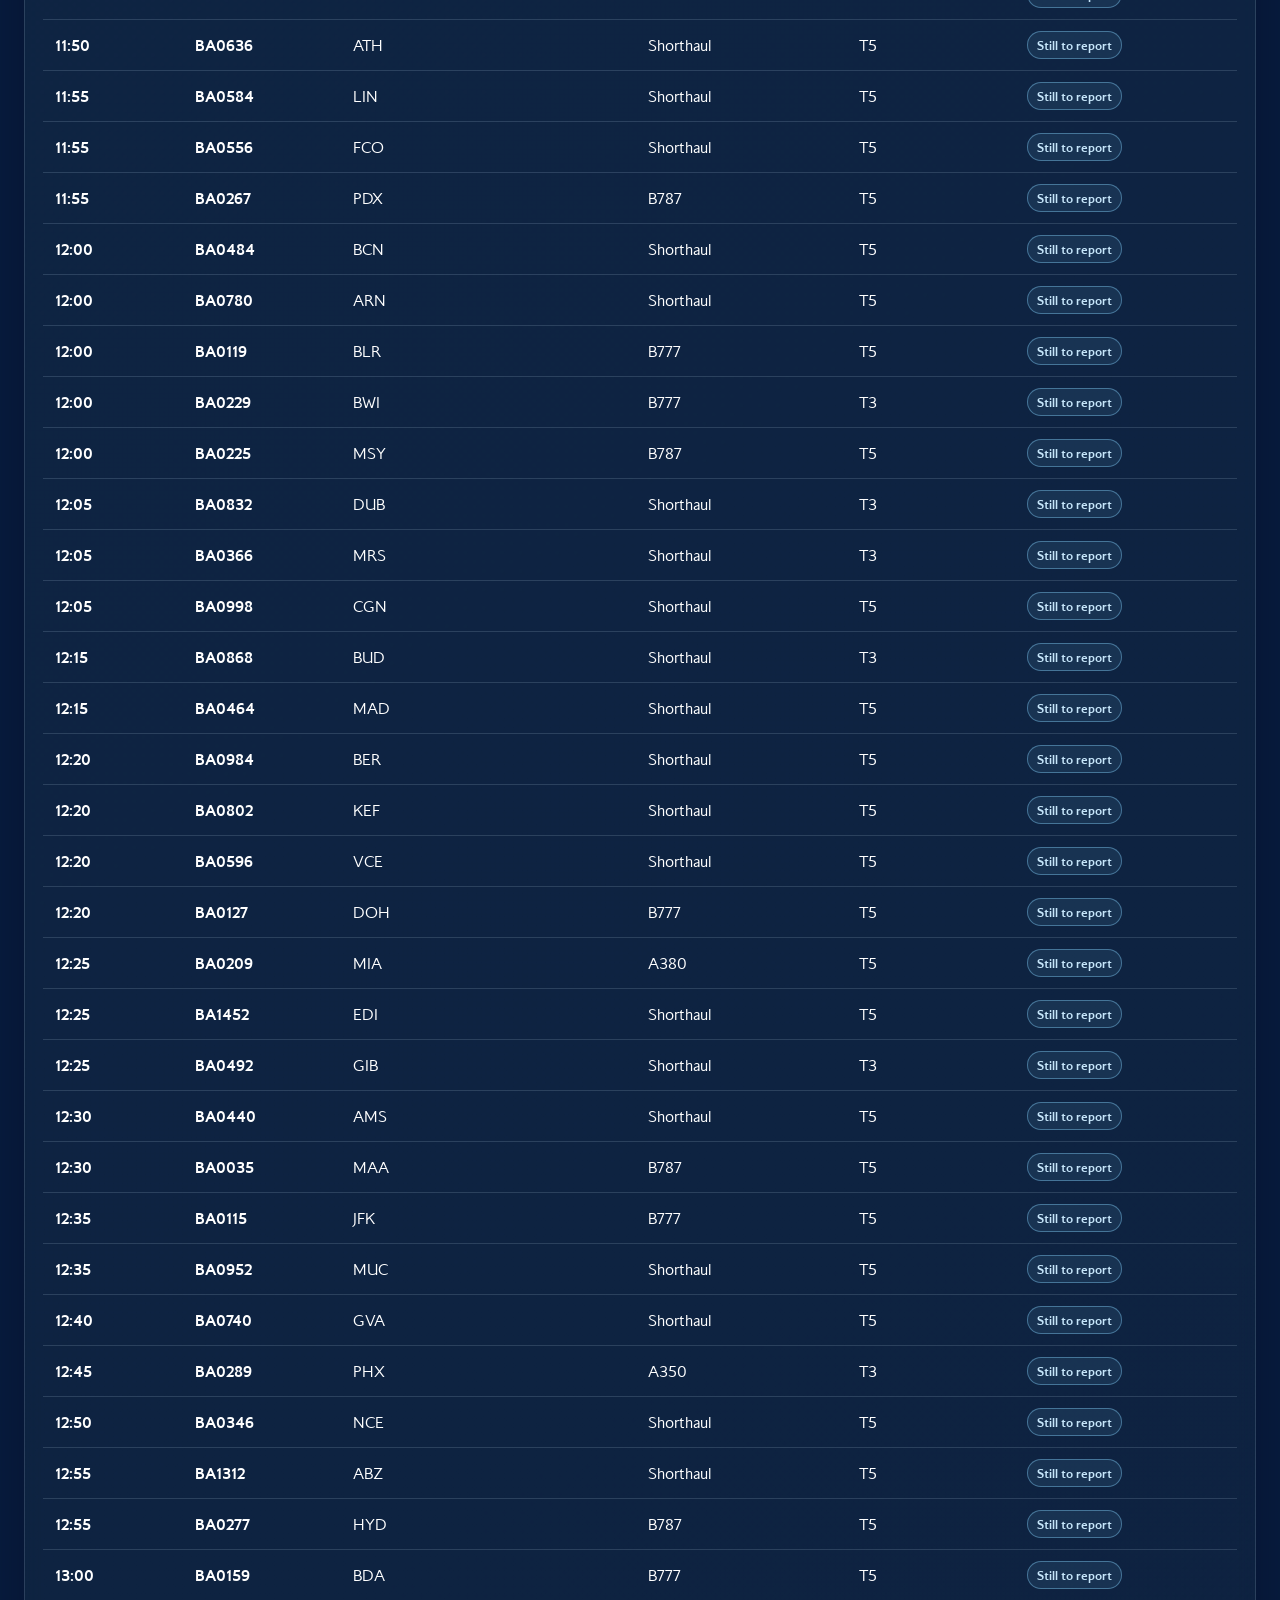
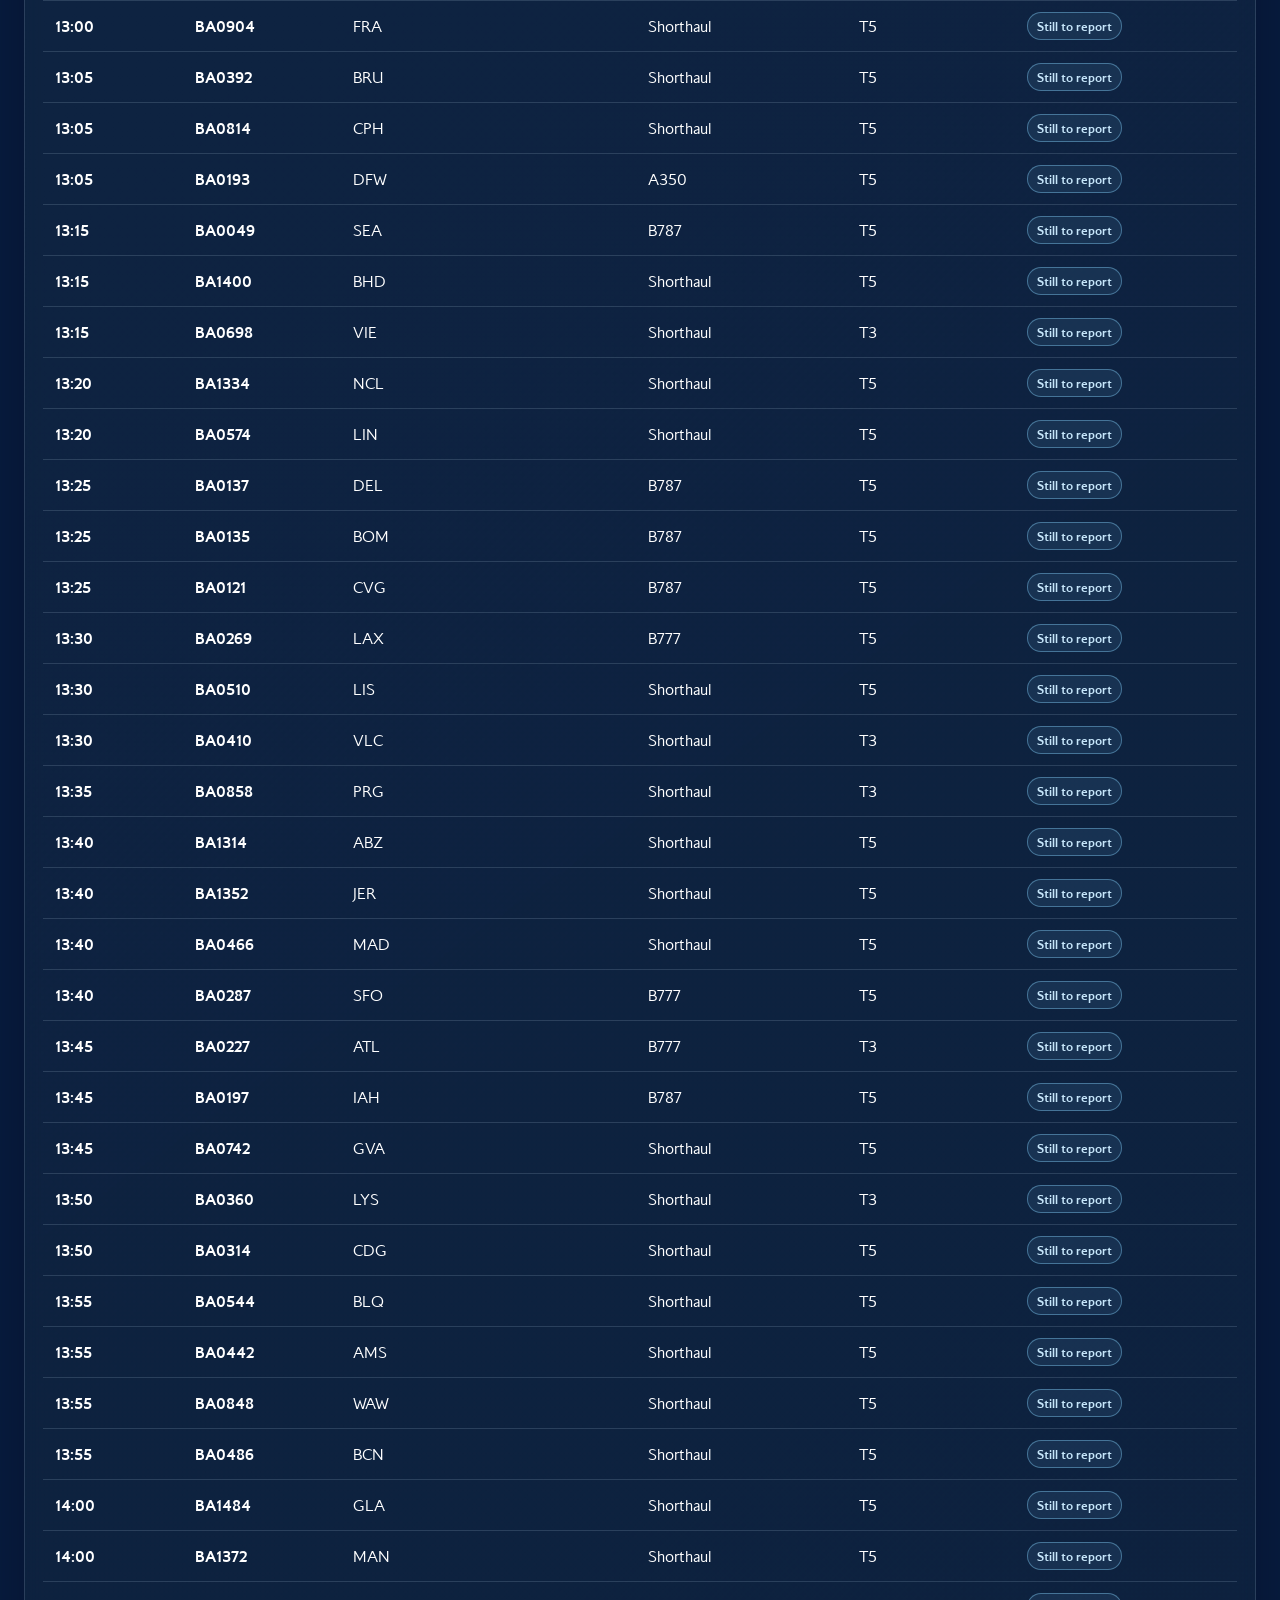
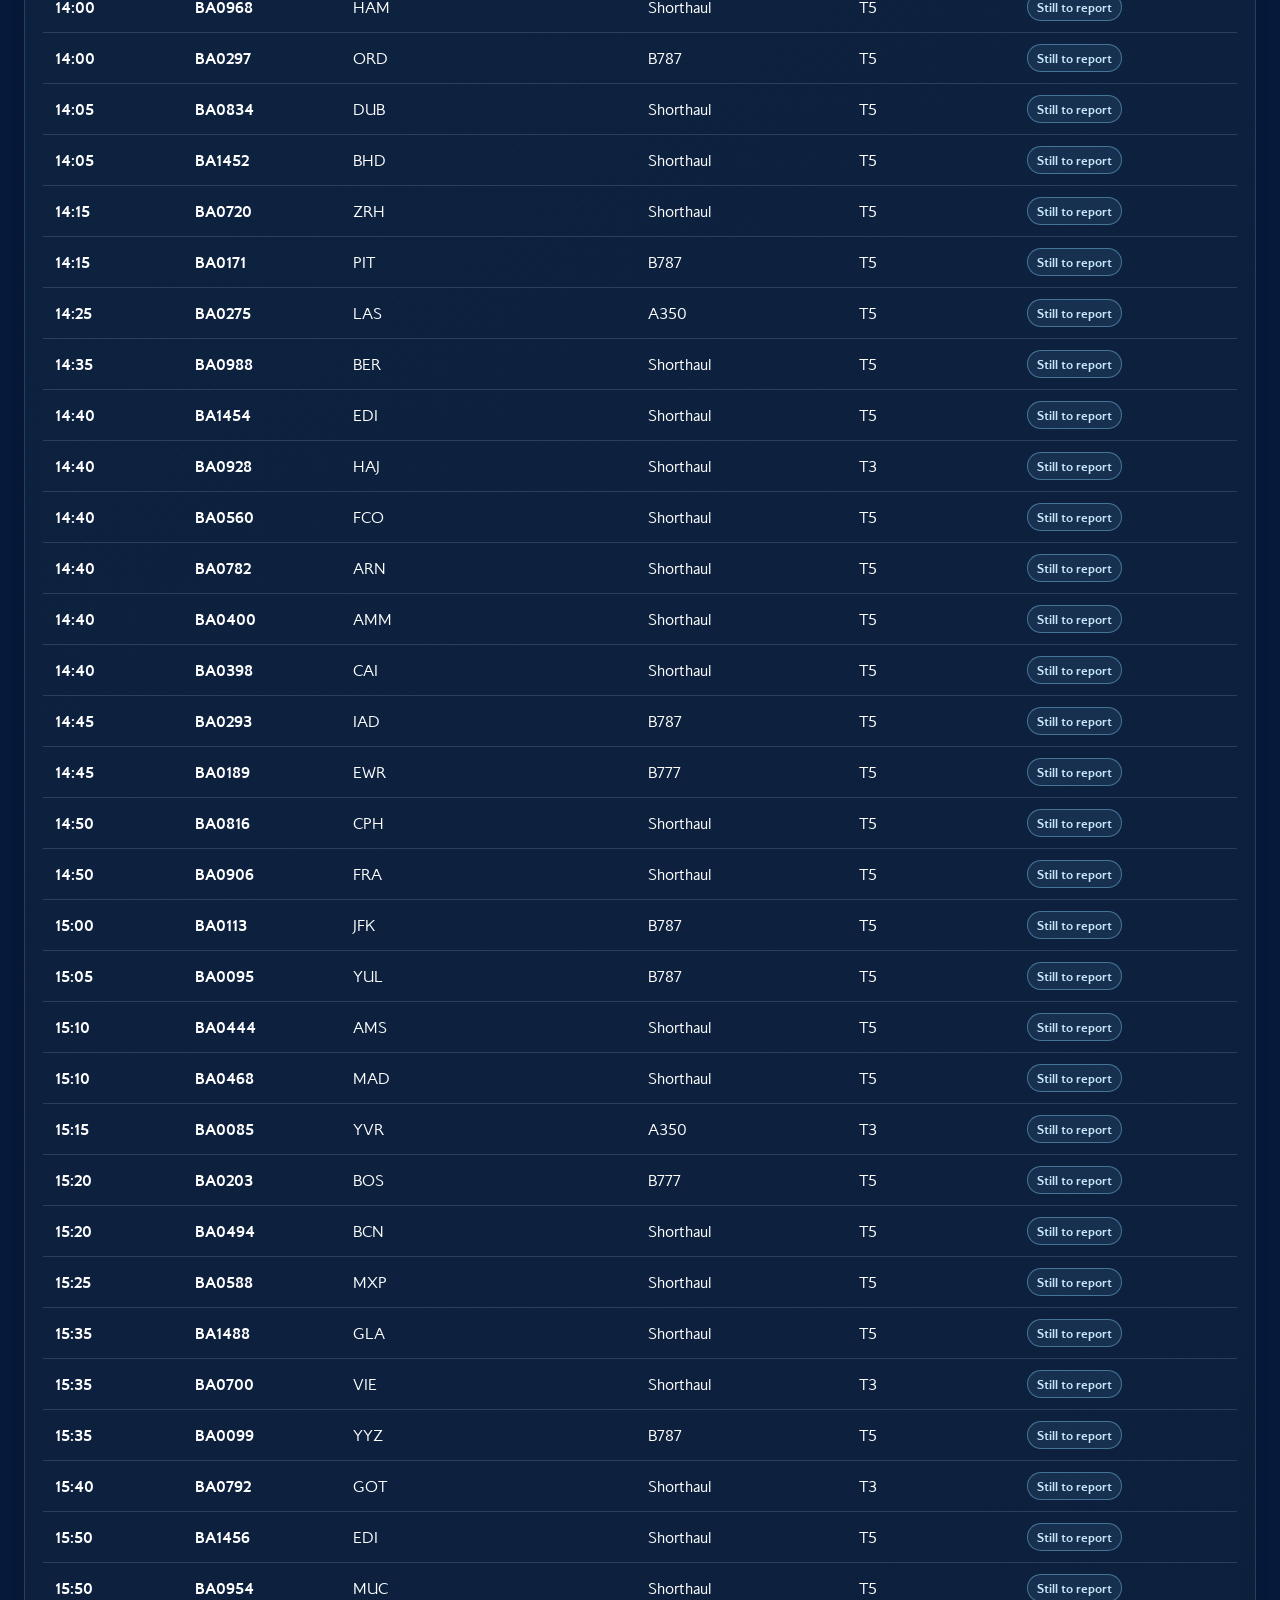
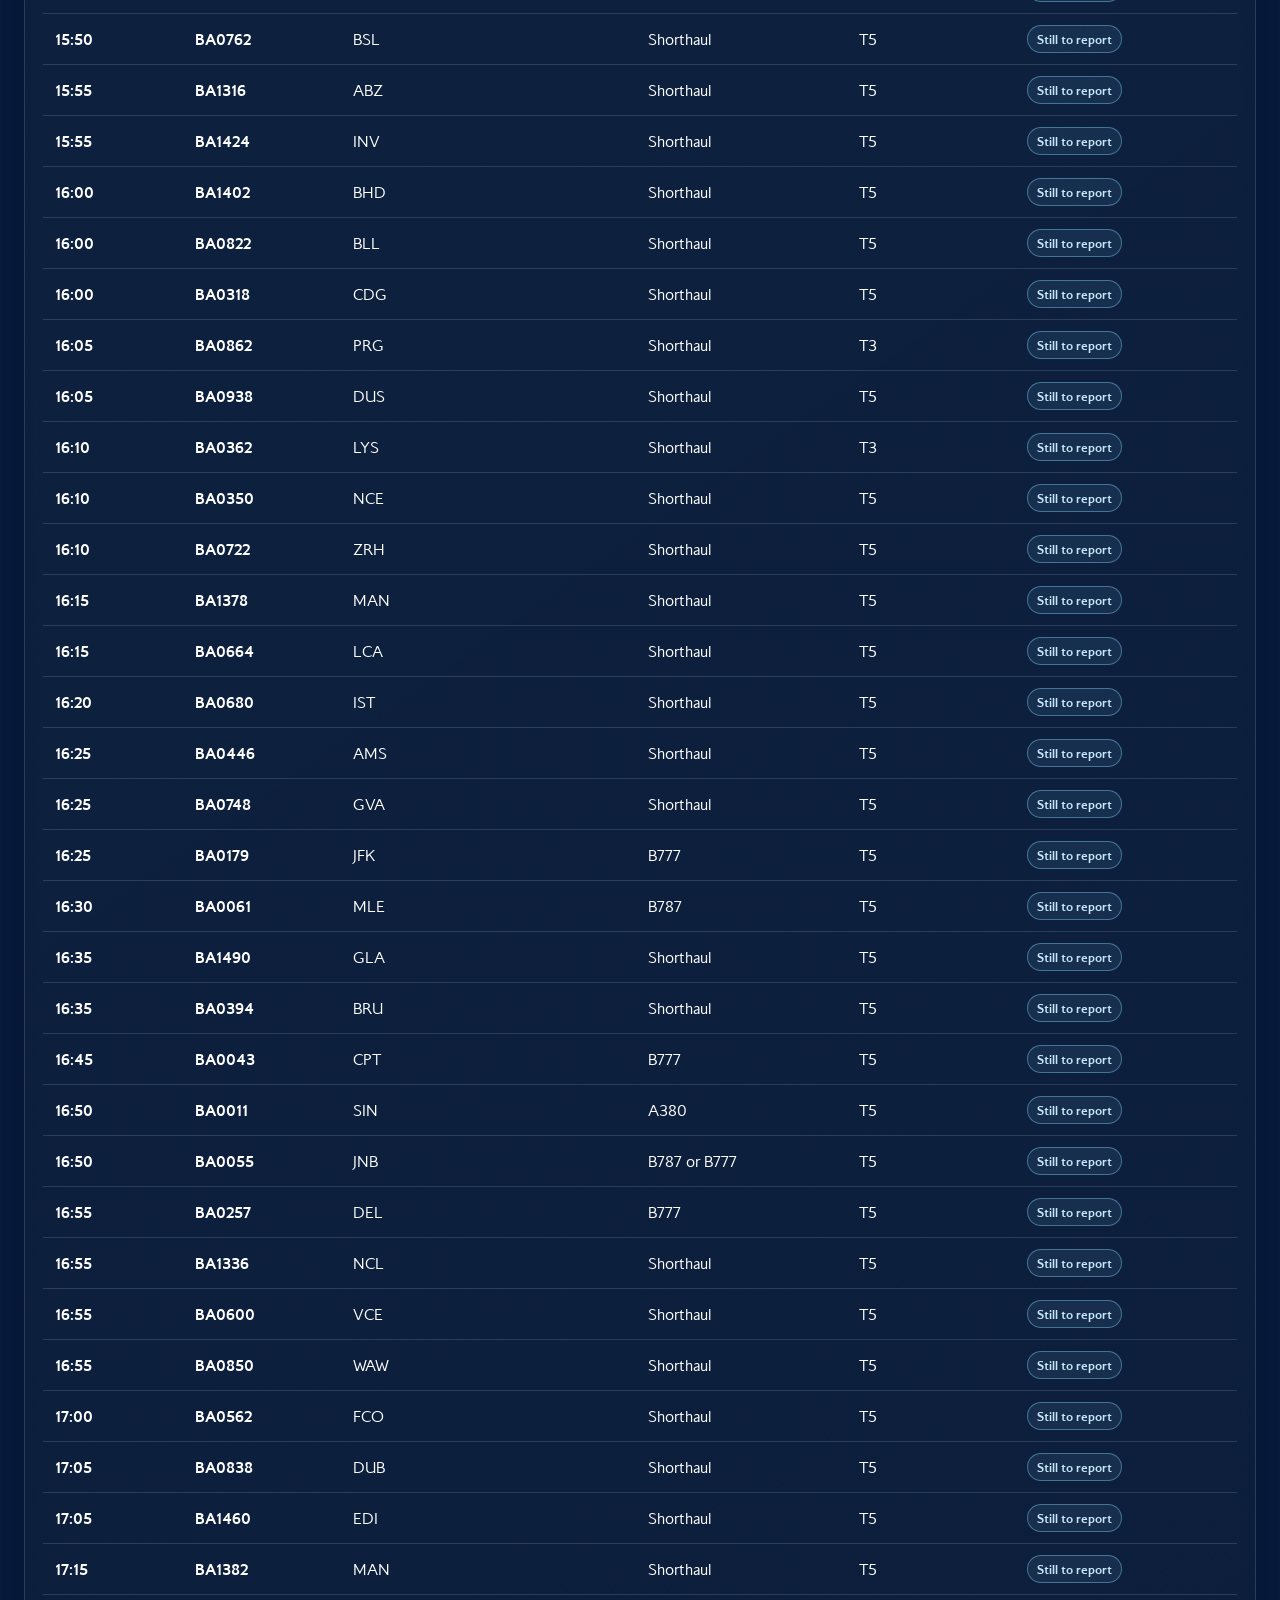
<file: MyDocuments/report-times.html>
<!DOCTYPE html>
<html lang="en">
<head>
  <meta charset="UTF-8" />
  <meta name="viewport" content="width=device-width, initial-scale=1.0, viewport-fit=cover" />
  <title>MyASBY | MyDuty</title>
  <meta name="theme-color" content="#071b3d">
  <meta name="application-name" content="MyDuty">
  <meta name="apple-mobile-web-app-title" content="MyDuty">
  <meta name="description" content="See which flights have reported and which are still to report today." />
  <link rel="icon" href="../favicon.ico?v=2">
  <link rel="icon" type="image/png" sizes="32x32" href="../favicon-32x32.png?v=2">
  <link rel="icon" type="image/png" sizes="16x16" href="../favicon-16x16.png?v=2">
  <link rel="apple-touch-icon" sizes="180x180" href="../apple-touch-icon.png?v=2">
  <link rel="stylesheet" href="../assets/css/fbp-shared.css?v=7">
  <link rel="stylesheet" href="../assets/css/report-times.css?v=2">
  <script src="../assets/js/fbp-shared.js?v=7"></script>
  <script src="../assets/js/fbp-nav.js?v=16"></script>
  <script src="../assets/js/fbp-shell.js?v=6"></script>
  <script src="../assets/js/fbp-page.js"></script>
  <script src="../data/report-times.js"></script>
</head>
<body class="fbp-theme">
  <main class="fbp-shell">
    <div class="report-times-content">
      <section class="report-times-status fbp-panel" aria-live="polite">
        <div>
          <span class="report-times-kicker">LONDON TIME</span>
          <h2 id="reportTimesToday">Loading today’s schedule…</h2>
          <p id="reportTimesClock" class="report-times-clock"></p>
        </div>
        <div class="report-times-counts">
          <div class="report-count report-count-due"><strong id="reportedCount">0</strong><span>Reported</span></div>
          <div class="report-count report-count-upcoming"><strong id="remainingCount">0</strong><span>Still to report</span></div>
        </div>
      </section>
      <p class="report-times-note">Status is assumed from the scheduled report time: once that time has passed, the flight is shown as Reported.</p>
      <section class="report-times-list fbp-panel">
        <details class="report-times-filters" id="reportTimesFilters">
          <summary>Filters</summary>
          <div class="report-times-tools">
            <label class="report-times-search">Find a flight or destination<input id="reportTimesSearch" type="search" placeholder="e.g. BA123 or JFK" autocomplete="off"></label>
            <label class="report-times-filter">Flights<select id="reportTimesFilter"><option value="all">Show all flights (Today)</option><option value="reported">Show all reported flights</option><option value="upcoming" selected>Show flights still to report</option></select></label>
            <label class="report-times-filter">Terminal<select id="reportTimesTerminal"><option value="all">All Terminals</option><option value="T5">T5 only</option><option value="T3">T3 only</option></select></label>
            <label class="report-times-filter">Fleet<select id="reportTimesFleet"><option value="all">All Fleets</option><option value="B777-B787-A380">B777/B787/A380</option><option value="B777-B787-A350">B777/B787/A350</option><option value="B777-B787">B777/B787</option><option value="B777-only">B777 only</option></select></label>
          </div>
        </details>
        <p id="reportTimesSchedule" class="report-times-schedule"></p>
        <p id="reportTimesAircraftReview" class="report-times-aircraft-review" hidden></p>
        <div class="report-times-table-wrap">
          <table class="report-times-table">
            <thead><tr><th scope="col">Report</th><th scope="col">Flight</th><th scope="col">Destination</th><th scope="col">Aircraft</th><th scope="col">Terminal</th><th scope="col">Status</th></tr></thead>
            <tbody id="reportTimesRows"></tbody>
          </table>
        </div>
        <p id="reportTimesEmpty" class="report-times-empty" hidden>No flights match this selection.</p>
      </section>
      <footer class="report-times-note">MyDuty thanks Lucas Gargett for compiling the Report Times list, which MyASBY uses to display scheduled crew report times.</footer>
    </div>
  </main>
  <script>
    FBP.createPage({container:"main",contentSelector:".report-times-content",layout:"wide",title:"MyASBY",subtitle:"Report Times - Today's Flights",feedbackText:"MyASBY Feedback",feedbackSubject:"Feedback for Report Times",activePage:"myAsby"});
  </script>
  <script src="../assets/js/myasby.js?v=2"></script>
</body>
</html>
</file>
<file: assets/css/fbp-shared.css>
@font-face {
  font-family: "Mylius Modern";
  src: url("../brand/MyliusModern-ExtLig.ttf") format("truetype");
  font-weight: 200;
  font-style: normal;
  font-display: swap;
}

@font-face {
  font-family: "Mylius Modern";
  src: url("../brand/MyliusModern-Light.ttf") format("truetype");
  font-weight: 300;
  font-style: normal;
  font-display: swap;
}

@font-face {
  font-family: "Mylius Modern";
  src: url("../brand/MyliusModern-Regular.ttf") format("truetype");
  font-weight: 400;
  font-style: normal;
  font-display: swap;
}

@font-face {
  font-family: "Mylius Modern";
  src: url("../brand/MyliusModern-Bold.ttf") format("truetype");
  font-weight: 700;
  font-style: normal;
  font-display: swap;
}

:root {
  --brand-font: "Mylius Modern", "Segoe UI", Arial, sans-serif;
  --brand-navy: #071b3d;
  --brand-blue: #155b91;
  --brand-sky: #75b8df;
  --brand-red: #c8102e;
  --brand-white: #fff;
  --surface: rgba(15,39,69,0.82);
  --surface-2: rgba(255,255,255,0.045);
  --surface-hover: rgba(255,255,255,0.085);
  --border: rgba(190,210,232,0.17);
  --text: var(--brand-white);
  --muted: #b7c5d5;
  --accent: #216da5;
  --accent-2: #c8102e;
  --shadow: 0 18px 42px rgba(0,8,24,0.28);
  --radius-xl: 22px;
  --radius-lg: 16px;
  --radius-md: 12px;
}

*,
*::before,
*::after {

    box-sizing: border-box;

}


body.fbp-theme {
  margin: 0;
  font-family: var(--brand-font);
  color: var(--text);
  background: var(--brand-navy);
  min-height: 100vh;
  overflow-x: hidden;
}

button,
input,
select,
textarea {
  font-family: inherit;
}

.fbp-shell,
.fbp-layout-standard,
.fbp-layout-wide {

    width: 100%;
    margin: 0 auto;
    padding: 24px;
    box-sizing: border-box;

}

.fbp-layout-standard {

    max-width: 1200px;

}

.fbp-layout-wide {

    max-width: 1500px;

}

.fbp-shell:not(.fbp-layout-wide) {
  max-width: 1200px;
}

.fbp-hero,
.fbp-panel,
.fbp-card {
  position: relative;
  overflow: hidden;
  border: 1px solid var(--border);
  border-radius: var(--radius-xl);
  background:
    linear-gradient(145deg, rgba(19,52,86,0.46), rgba(6,23,47,0.56)),
    var(--surface-2);
  box-shadow: var(--shadow);
  backdrop-filter: blur(8px);
}

.fbp-hero {
  padding: 28px;
}

.fbp-card,
.fbp-panel {
  padding: 24px;
}

.fbp-hero::before,
.fbp-panel::before,
.fbp-card::before {
  content: "";
  position: absolute;
  width: 220px;
  height: 220px;
  right: -70px;
  top: -70px;
  border-radius: 50%;
  background: radial-gradient(circle, rgba(102,179,255,0.14), transparent 65%);
  pointer-events: none;
}

.fbp-aircraft-bg {
  position: absolute;
  inset: 0;
  pointer-events: none;
  opacity: 0.045;
  display: flex;
  align-items: center;
  justify-content: center;
}

.fbp-aircraft-bg svg {
  width: 85%;
  max-width: 950px;
  height: auto;
}

.fbp-topbar {
  display: flex;
  justify-content: space-between;
  align-items: flex-start;
  gap: 16px;
  flex-wrap: wrap;
  position: relative;
  z-index: 2;
}

.fbp-page-heading {
  flex: 1;
  min-width: 0;
}

.fbp-title {
  margin: 0;
  font-size: clamp(2.2rem, 5vw, 4.2rem);
  line-height: 1.02;
  letter-spacing: -1.4px;
}

.fbp-subtitle {
  margin: 10px 0 0;
  color: var(--muted);
  font-size: 1.05rem;
  line-height: 1.55;
}

.fbp-microline {
  margin: 8px 0 0;
  color: var(--muted);
  font-size: 0.9rem;
}

.fbp-toolbar {
  display: flex;
  gap: 10px;
  flex-wrap: wrap;
  justify-content: flex-end;
  align-items: flex-start;
}

.fbp-button,
.fbp-chip {
  display: inline-flex;
  align-items: center;
  justify-content: center;
  gap: 8px;
  min-height: 46px;
  padding: 12px 16px;
  border-radius: var(--radius-md);
  border: 1px solid var(--border);
  background: var(--surface);
  color: var(--text);
  text-decoration: none;
  font-weight: 700;
  transition: transform 0.2s ease, box-shadow 0.2s ease, background 0.2s ease, border-color 0.2s ease;
  cursor: pointer;
}

.fbp-button:hover,
.fbp-chip:hover,
.fbp-clickable:hover {
  transform: translateY(-3px);
  background: var(--surface-hover);
  box-shadow: 0 22px 45px rgba(0,0,0,0.20);
  border-color: rgba(117,184,223,0.42);
}

.fbp-button:focus-visible,
.fbp-subnav a:focus-visible {
  outline: 2px solid var(--accent);
  outline-offset: 3px;
}

.fbp-button.primary {
  background: linear-gradient(135deg, var(--accent), var(--brand-blue));
  color: white;
  border-color: transparent;
}

.fbp-button.primary:hover {
  filter: brightness(1.05);
}

.fbp-grid-3 {
  display: grid;
  grid-template-columns: repeat(3, 1fr);
  gap: 22px;
  margin-top: 26px;
}

.fbp-card {
  min-height: 220px;
  text-decoration: none;
  color: inherit;
  display: flex;
  flex-direction: column;
  justify-content: space-between;
}

.fbp-card h2,
.fbp-card h3 {
  margin: 0 0 10px;
  font-size: 1.35rem;
  line-height: 1.2;
}

.fbp-card p {
  margin: 0;
  color: var(--muted);
  line-height: 1.6;
}

.fbp-icon {
  width: 52px;
  height: 52px;
  border-radius: 16px;
  display: grid;
  place-items: center;
  margin-bottom: 16px;
  background: linear-gradient(145deg, var(--brand-blue), var(--brand-navy));
  color: var(--brand-white);
  font-weight: 900;
  box-shadow: 0 12px 24px rgba(4,18,42,0.35);
  border: 1px solid rgba(117,184,223,0.24);
}

/* The homepage icons and navigation links share their tool colours. */
[data-tool="home"] { --tool-background: linear-gradient(118deg, rgba(7,27,61,.98) 0%, rgba(10,44,81,.94) 64%, rgba(18,69,108,.92) 100%); }
[data-tool="myAircraft"],
[data-tool="myExams"] { --tool-background: linear-gradient(145deg, #216da5, #0d3f70); }
[data-tool="myBriefing"] { --tool-background: linear-gradient(145deg, #c8102e, #86102b); }
[data-tool="myAsby"] { --tool-background: linear-gradient(145deg, #278778, #125b59); }
[data-tool="documents"] {
  --tool-background: #8f826c;
  --tool-text-color: #021b41;
}
[data-tool="importantDates"] {
  --tool-background: #fbbf24;
  --tool-text-color: #021b41;
}
[data-tool="myRoster"] { --tool-background: linear-gradient(145deg, #398bb9, #155b91); }

.fbp-subnav {
  display: flex;
  gap: 10px;
  flex-wrap: wrap;
  margin-bottom: 16px;
}

.fbp-subnav a {
  display: inline-flex;
  align-items: center;
  justify-content: center;
  min-height: 40px;
  padding: 10px 14px;
  border-radius: 999px;
  border: 1px solid var(--border);
  background: var(--tool-background, var(--surface));
  color: var(--tool-text-color, var(--text));
  text-decoration: none;
  font-weight: 700;
  font-size: 0.92rem;
  transition: transform 0.2s ease, filter 0.2s ease, border-color 0.2s ease, box-shadow 0.2s ease;
}

.fbp-subnav a:hover {
  transform: translateY(-2px);
  filter: brightness(1.1);
  border-color: rgba(117,184,223,0.4);
  box-shadow: 0 14px 30px rgba(0,0,0,0.14);
}

.fbp-subnav a.active {
  border-color: var(--brand-white);
  box-shadow: 0 12px 28px rgba(11,58,98,0.3);
}

.fbp-site-footer {
  width: min(calc(100% - 32px), 1140px);
  margin: auto auto 0;
  padding: 16px 0 max(24px, env(safe-area-inset-bottom));
  border-top: 1px solid var(--border);
  color: var(--muted);
  font-size: .82rem;
  line-height: 1.5;
  text-align: center;
}

body:has(> .fbp-site-footer) {
  display: flex;
  flex-direction: column;
  min-height: 100vh;
}

@media (max-width: 980px) {
  .fbp-grid-3 {
    grid-template-columns: 1fr;
  }
}

@media (max-width: 700px) {
  .fbp-shell {
    padding-top: calc(18px + env(safe-area-inset-top));
  }

  .fbp-hero,
  .fbp-card,
  .fbp-panel,
  .briefing-card,
  .myroster-card,
  .fdp-card {
    padding: 20px;
    border-radius: 24px;
  }

  .fbp-topbar {
    flex-direction: column;
    align-items: stretch;
  }

  .fbp-toolbar {
    width: 100%;
  }

 .fbp-subnav {
    gap: 8px;
    margin-bottom: 14px;
  }

  .fbp-subnav a {
    flex: 1 1 calc(50% - 8px);
    min-width: 0;
  }

  .fbp-button,
  .fbp-chip {
    width: 100%;
  }

  }

/* Shared visual treatment for feature-page panels. */
body.fbp-theme .briefing-card,
body.fbp-theme .myroster-card,
body.fbp-theme .fdp-card {
  padding: 24px;
}

body.fbp-theme .briefing-card,
body.fbp-theme .myroster-card,
body.fbp-theme .fdp-card,
body.fbp-theme .result-box {
  border: 1px solid var(--border);
  border-radius: var(--radius-xl);
  background:
    linear-gradient(180deg, rgba(255,255,255,0.08), rgba(255,255,255,0.04)),
    var(--surface-2);
  box-shadow: var(--shadow);
  color: var(--text);
}

body.fbp-theme .briefing-card h2,
body.fbp-theme .myroster-card h2,
body.fbp-theme .fdp-card h2,
body.fbp-theme .fbp-panel > h2 {
  font-size: 1.2rem;
  font-weight: 800;
}

body.fbp-theme input:not([type="checkbox"]):not([type="radio"]):not(:disabled):not(.invalid),
body.fbp-theme select:not(:disabled):not(.invalid),
body.fbp-theme textarea:not(:disabled):not(.invalid) {
  border-color: var(--border);
  border-radius: var(--radius-md);
  background: var(--surface);
  color: var(--text);
}

body.fbp-theme button:not(.aircraft-code-btn):not(.equipment-chip) {
  min-height: 46px;
  padding: 12px 16px;
  border: 1px solid var(--border);
  border-radius: var(--radius-md);
  background: var(--surface);
  color: var(--text);
  font-family: inherit;
  font-weight: 700;
  transition: transform 0.18s ease, box-shadow 0.18s ease, background 0.18s ease, border-color 0.18s ease;
}

body.fbp-theme button.primary,
body.fbp-theme .fdp-choice-cta {
  border-color: transparent;
  background: linear-gradient(135deg, var(--accent), var(--brand-blue));
  color: #fff;
}

body.fbp-theme button.success {
  border-color: transparent;
  background: linear-gradient(135deg, #34d399, #16a34a);
  color: #062719;
}

body.fbp-theme button.warn {
  border-color: transparent;
  background: linear-gradient(135deg, #fbbf24, #d97706);
  color: #271707;
}

body.fbp-theme button.danger {
  border-color: transparent;
  background: linear-gradient(135deg, #f87171, #dc2626);
  color: #fff;
}

body.fbp-theme .button-link,
body.fbp-theme .btn {
  min-height: 46px;
  padding: 12px 16px;
  border: 1px solid var(--border);
  border-radius: var(--radius-md);
  background: var(--surface);
  color: var(--text);
  font: inherit;
  font-weight: 700;
}

body.fbp-theme .btn.primary {
  border-color: transparent;
  background: linear-gradient(135deg, var(--accent), var(--brand-blue));
  color: #fff;
}

body.fbp-theme input:disabled,
body.fbp-theme select:disabled,
body.fbp-theme textarea:disabled {
  border-color: var(--border);
  background: var(--surface-2);
  color: var(--muted);
  opacity: 0.7;
}

body.fbp-theme :focus-visible {
  outline-color: var(--accent);
}

@media (max-width: 700px) {
  body.fbp-theme .briefing-card,
  body.fbp-theme .myroster-card,
  body.fbp-theme .fdp-card {
    padding: 20px;
    border-radius: 24px;
  }
}
/* Shared feedback button treatment with stacked page label and BA red arrow. */
body.fbp-theme .fbp-feedback-button{min-height:52px;border-radius:999px;padding:8px 16px;background:rgba(255,255,255,.07);border:1px solid rgba(255,255,255,.28);color:var(--text);font-weight:700;gap:8px}
body.fbp-theme .fbp-feedback-button:hover{background:rgba(255,255,255,.12);border-color:rgba(255,255,255,.42);box-shadow:0 12px 28px rgba(0,0,0,.18)}
.fbp-feedback-button .feedback-label{display:flex;flex-direction:column;align-items:center;line-height:1.05}
.fbp-feedback-button .feedback-arrow {
  color: #ef657b;
  font-family: -apple-system, BlinkMacSystemFont, "Segoe UI", Arial, sans-serif;
  font-size: 1.1em;
  line-height: 1;
}

@media(max-width:560px){
  body.fbp-theme .fbp-feedback-button{width:72px;height:68px;min-height:68px;padding:5px 6px;display:inline-flex;flex-direction:column-reverse;justify-content:center;gap:3px;border-radius:12px;background:rgba(255,255,255,.035);border-color:rgba(255,255,255,.18);font-size:.66rem;line-height:1}
  .fbp-feedback-button .feedback-label span:first-child{display:none}
  .fbp-feedback-button .feedback-label span:last-child{display:block}
  .fbp-feedback-button .feedback-arrow{font-size:1.15rem}
}

@media(max-width:560px){
  .fbp-hero .fbp-topbar{display:block;position:relative;min-height:68px;padding-right:88px}
  .fbp-hero .fbp-page-heading{width:100%;min-width:0}
  .fbp-hero .fbp-toolbar{position:absolute;top:0;right:0;width:72px;align-self:auto}
}

.fbp-loading-overlay{position:fixed;inset:0;z-index:30000;display:grid;place-items:center;padding:24px;background:rgba(5,13,27,.82);backdrop-filter:blur(5px);-webkit-backdrop-filter:blur(5px);color:#f7f9fc}
.fbp-loading-overlay[hidden]{display:none}
.fbp-loading-content{display:flex;flex-direction:column;align-items:center;gap:16px;font-size:1.05rem;font-weight:750;letter-spacing:.01em;text-align:center}
.fbp-loading-plane{width:68px;height:68px;color:#fff;filter:drop-shadow(0 5px 16px rgba(117,184,223,.3));animation:fbp-loading-spin 1.25s linear infinite}
@keyframes fbp-loading-spin{to{transform:rotate(360deg)}}
@media(prefers-reduced-motion:reduce){.fbp-loading-plane{animation-duration:3.5s}}
</file>
<file: assets/css/important-dates.css>
.important-dates-content{margin-top:20px}
.important-dates-intro{margin:0 0 12px;color:var(--muted);font-size:1rem;line-height:1.55}
.important-date-legend{display:flex;flex-wrap:wrap;gap:10px 20px;margin:0 0 18px;padding:0;list-style:none;color:#dceaf4;font-size:.82rem}
.important-date-legend li{display:flex;align-items:center;gap:7px}
.important-date-legend li::before{content:"";width:10px;height:10px;border-radius:3px;background:#75b8df}
.important-date-legend .legend-roster::before{background:#ef657b}
.important-date-legend .legend-leave::before{background:#f3c969}
.important-date-calendars{display:grid;grid-template-columns:repeat(2,minmax(0,1fr));gap:18px;align-items:start}
.important-month{min-width:0;padding:20px}
.important-month h2{margin:0 0 15px;color:#fff;font-size:1.2rem}
.calendar-scroll{overflow-x:auto}
.month-calendar{width:100%;min-width:630px;table-layout:fixed;border-collapse:separate;border-spacing:3px}
.month-calendar th{padding:8px 4px;color:#a8cce4;font-size:.78rem;font-weight:800;text-align:center}
.month-calendar th abbr{text-decoration:none}
.month-calendar td{height:116px;padding:7px;vertical-align:top;border:1px solid rgba(190,210,232,.13);border-radius:9px;background:rgba(255,255,255,.025)}
.month-calendar .calendar-day-empty{border-color:transparent;background:transparent}
.month-calendar .calendar-day-past{background:rgba(0,0,0,.12)}
.month-calendar td[aria-current="date"]{border-color:var(--brand-sky);box-shadow:inset 0 0 0 1px rgba(117,184,223,.45);background:rgba(33,109,165,.16)}
.calendar-day-number{display:flex;justify-content:flex-end;margin-bottom:5px;color:#fff;font-size:.88rem;font-weight:800}
.calendar-day-events{display:grid;gap:4px}
.calendar-event{display:grid;gap:2px;padding:5px 6px;border-left:3px solid #75b8df;border-radius:4px;background:rgba(21,91,145,.24);color:#ecf5fb;font-size:.68rem;line-height:1.22;overflow-wrap:anywhere}
.calendar-event strong{font-weight:800}
.calendar-event span{color:#c2d6e5}
.calendar-event time{color:#9bc6e0;font-weight:700}
.calendar-event-roster{border-left-color:#ef657b;background:rgba(200,16,46,.19)}
.calendar-event-leave{border-left-color:#f3c969;background:rgba(168,122,22,.18)}
.important-date-pending{margin:16px 0 0;padding:14px 16px;border:1px solid var(--border);border-radius:12px;color:var(--muted);line-height:1.5}
.visually-hidden{position:absolute;width:1px;height:1px;padding:0;margin:-1px;overflow:hidden;clip:rect(0,0,0,0);white-space:nowrap;border:0}
@media(max-width:980px){.important-date-calendars{grid-template-columns:1fr}.important-month{padding:18px}}
@media(prefers-reduced-motion:reduce){*{scroll-behavior:auto!important}}
@media(max-width:560px){
  .important-date-calendars{grid-template-columns:minmax(0,1fr);gap:12px}
  .important-month{padding:12px;overflow:hidden}
  .important-month h2{margin-bottom:9px;font-size:1rem}
  .calendar-scroll{overflow:visible}
  .month-calendar{width:100%;min-width:0;table-layout:fixed;border-spacing:2px}
  .month-calendar th{padding:5px 0;font-size:.68rem}
  .month-calendar td{height:54px;padding:3px; border-radius:6px}
  .calendar-day-number{margin:0 1px 3px;font-size:.72rem}
  .calendar-day-events{gap:2px}
  .calendar-event{display:block;padding:2px 3px;border-left-width:2px;font-size:.58rem;line-height:1.1;overflow:hidden}
  .calendar-event strong{display:block;white-space:nowrap;overflow:hidden;text-overflow:ellipsis}
  .calendar-event span,.calendar-event time{display:none}
  .important-date-legend{gap:7px 12px;margin-bottom:12px;font-size:.73rem}
}

.calendar-mobile-hint{display:none}
.calendar-selected-events{margin-top:12px;padding:12px;border:1px solid rgba(190,210,232,.16);border-radius:10px;background:rgba(255,255,255,.035)}
.calendar-selected-events[hidden]{display:none}
.calendar-selected-events h3{margin:0 0 9px;color:#fff;font-size:1rem}
.calendar-selected-events ul{display:grid;gap:8px;margin:0;padding:0;list-style:none}
.calendar-event-detail{display:grid;gap:3px;padding:9px 11px;border-left:3px solid #75b8df;border-radius:6px;background:rgba(21,91,145,.2);color:#ecf5fb;font-size:.9rem;line-height:1.35}
.calendar-event-detail.detail-roster{border-left-color:#ef657b;background:rgba(200,16,46,.17)}
.calendar-event-detail.detail-leave{border-left-color:#f3c969;background:rgba(168,122,22,.17)}
.calendar-event-detail span{color:#c2d6e5}
.calendar-event-detail time{color:#9bc6e0;font-weight:700}
@media(max-width:560px){
  .calendar-mobile-hint{display:block;margin:-3px 0 10px;color:#a8cce4;font-size:.78rem}
  .month-calendar td.calendar-day-has-events{cursor:pointer}
  .month-calendar td.calendar-day-has-events:focus-visible{outline:2px solid var(--brand-sky);outline-offset:-2px}
  .month-calendar td.calendar-day-selected{border-color:var(--brand-sky);box-shadow:inset 0 0 0 1px rgba(117,184,223,.55)}
  .calendar-day-events{display:none}
  .calendar-day-markers{min-height:8px;display:flex;align-items:center;justify-content:flex-end;gap:3px;margin-top:3px}
  .calendar-event-marker{display:block;width:6px;height:6px;border-radius:50%;background:#75b8df}
  .calendar-event-marker.marker-roster{background:#ef657b}
  .calendar-event-marker.marker-leave{background:#f3c969}
}
</file>
<file: assets/css/MyBriefing/MyBriefing.css>
/*
=========================================================
Flight Briefing Pack
FDP Styles
Version: 1.0.0
=========================================================

Styles specific to the FDP landing page only.

Shared application styles:
    /assets/css/fbp-shared.css

Shared calculator styles:
    /assets/css/calculator.css

=========================================================
*/

.fdp-grid { display:grid; grid-template-columns:repeat(2,minmax(0,1fr)); gap:18px; margin-top:22px; }
.fdp-choice {
  min-height:230px; padding:24px; display:flex; flex-direction:column;
  align-items:center; justify-content:center; gap:18px; text-align:center; text-decoration:none;
  border:1px solid var(--border); border-radius:var(--radius-xl);
  background:linear-gradient(145deg,rgba(15,39,69,.96),rgba(7,27,61,.98));
  box-shadow:var(--shadow); color:var(--text);
  transition:transform .18s ease,border-color .18s ease,box-shadow .18s ease;
}
.fdp-choice:hover { transform:translateY(-3px); border-color:rgba(117,184,223,.55); box-shadow:0 18px 38px rgba(0,0,0,.28); }
.fdp-choice:focus-visible { outline:3px solid var(--brand-sky); outline-offset:-3px; }
.fdp-icon {
  width:108px; height:76px; display:grid; place-items:center; border-radius:24px 24px 24px 8px;
  color:#fff; background:linear-gradient(145deg,#216da5,#0d3f70); box-shadow:inset 0 1px rgba(255,255,255,.2),0 10px 25px rgba(0,0,0,.22);
  transition:transform .2s ease;
}
.fdp-choice[data-type="shorthaul"] .fdp-icon { background:linear-gradient(145deg,#c8102e,#86102b); }
.fdp-icon svg { display:block; width:42px; height:42px; overflow:visible; }
.fdp-choice:hover .fdp-icon,.fdp-choice:focus-visible .fdp-icon { transform:scale(1.06); }
.fdp-choice-title { color:#fff; font-size:1.35rem; font-weight:800; line-height:1.1; }

.fdp-note {
    margin-top: 18px;

    color: var(--muted);

    font-size: 13px;
    line-height: 1.6;
}

@media (prefers-reduced-motion: reduce) {
  .fdp-choice,.fdp-icon { transition:none!important; }
}

.app-wrap {
    padding-bottom: 24px;
}

.fbp-toolbar .fbp-button {
    background: var(--surface);
    color: var(--text);
    border: 1px solid var(--border);
    box-shadow: none;
}

.fbp-toolbar .fbp-button:hover {
    background: var(--surface-hover);
    color: var(--text);
}

button.fdp-choice{width:100%;font:inherit;cursor:pointer}
.fdp-choice-disabled,.fdp-choice-disabled:hover{opacity:.55;filter:grayscale(1);transform:none;border-color:var(--border);box-shadow:var(--shadow);cursor:not-allowed}
.fdp-choice-disabled .fdp-icon,.fdp-choice-disabled:hover .fdp-icon{transform:none}
.fdp-choice-disabled .fdp-note{margin-top:0;color:var(--muted);font-size:.9rem;font-weight:700}

@media (max-width: 700px) {
  .fdp-grid { gap: 10px; }
  .fdp-grid .fdp-choice {
    min-height: 148px;
    min-width: 0;
    justify-content: flex-start;
    gap: 9px;
    padding-block: 15px;
    border-radius: 16px;
  }
  .fdp-icon { width: 62px; height: 46px; border-radius: 15px 15px 15px 6px; }
  .fdp-icon svg { width: 29px; height: 29px; }
  .fdp-choice-title { font-size: 1.08rem; }
  .fdp-choice-disabled { opacity: 1; }
  .fdp-choice-disabled .fdp-icon { opacity: .55; }
  .fdp-choice-disabled .fdp-note {
    max-width: 14ch;
    font-size: .82rem;
    line-height: 1.25;
    text-wrap: balance;
  }
}
</file>
<file: assets/css/documents.css>
.documents-content{padding:8px 0 28px}
.documents-intro,.documents-note{margin:0 0 18px;color:var(--muted);line-height:1.55}
.documents-section{margin:22px 0 34px}
.documents-section h2{margin:0 0 16px;font-size:clamp(1.3rem,2vw,1.8rem);color:var(--text)}
.documents-grid{display:grid;grid-template-columns:repeat(auto-fit,minmax(min(100%,260px),1fr));gap:14px}
.document-card{display:flex;flex-direction:column;justify-content:space-between;gap:18px;min-height:180px;padding:20px;border:1px solid var(--border);border-radius:var(--radius-lg);background:linear-gradient(145deg,rgba(19,52,86,.65),rgba(6,23,47,.68)),var(--surface-2);box-shadow:var(--shadow)}
.document-type{color:var(--brand-sky);font-size:.68rem;font-weight:800;letter-spacing:.16em}
.document-card h3{margin:8px 0;color:var(--text);font-size:1.08rem}
.document-card p{margin:0;color:var(--muted);font-size:.9rem;line-height:1.45}
.document-actions{display:flex;flex-wrap:wrap;gap:9px}
.document-actions a{display:inline-flex;align-items:center;justify-content:center;min-height:40px;padding:9px 12px;border:1px solid var(--border);border-radius:999px;background:rgba(255,255,255,.06);color:var(--text);font-size:.83rem;font-weight:700;text-decoration:none}
.document-actions a:first-child{background:var(--brand-blue);border-color:transparent}
.document-actions a:hover,.aircraft-document-list a:hover{border-color:var(--brand-sky);background:rgba(117,184,223,.12)}
.aircraft-group-title{margin:20px 0 10px;color:var(--brand-sky);font-size:1rem}
.aircraft-document-list{display:grid;grid-template-columns:repeat(auto-fit,minmax(min(100%,250px),1fr));gap:8px}
.aircraft-document-list a{display:flex;justify-content:space-between;align-items:center;gap:12px;min-width:0;padding:12px 14px;border:1px solid var(--border);border-radius:10px;background:rgba(255,255,255,.035);color:var(--text);text-decoration:none}
.aircraft-document-list a span:first-child{font-weight:800}
.aircraft-document-list a span:last-child{color:var(--muted);font-size:.76rem;text-align:right}.aircraft-document-entry{display:flex;justify-content:space-between;align-items:center;gap:12px;min-width:0;padding:11px 12px;border:1px solid var(--border);border-radius:10px;background:rgba(255,255,255,.035)}
.aircraft-document-entry>strong{flex:0 0 auto;color:var(--text)}
.aircraft-document-entry>div{display:flex;justify-content:flex-end;flex-wrap:wrap;gap:6px}
.aircraft-document-entry a{display:inline-flex;align-items:center;min-height:32px;padding:6px 9px;border:1px solid var(--border);border-radius:999px;color:var(--text);font-size:.76rem;font-weight:700;text-decoration:none}
.aircraft-document-entry a:first-child{background:var(--brand-blue);border-color:transparent}
.aircraft-document-entry a:hover{border-color:var(--brand-sky);background:rgba(117,184,223,.12)}
@media (max-width: 650px) {
  .documents-grid {
    grid-template-columns: repeat(2, minmax(0, 1fr));
    gap: 10px;
  }
  .document-card {
    min-height: 0;
    min-width: 0;
    padding: 12px;
    gap: 10px;
    border-radius: 12px;
  }
  .document-type { font-size: .62rem; letter-spacing: .08em; }
  .document-card h3 {
    margin: 5px 0;
    font-size: .97rem;
    line-height: 1.23;
    overflow-wrap: anywhere;
  }
  .document-card p { font-size: .82rem; line-height: 1.32; }
  .document-actions { gap: 6px; }
  .document-actions a {
    min-height: 44px;
    padding: 7px 10px;
    line-height: 1.2;
    text-align: center;
  }
}
</file>
<file: MyExams/exams.css>
.exam-content{width:min(100%,800px);margin:24px auto 40px}.exam-card{background:var(--surface);border:1px solid var(--border);border-radius:22px;padding:clamp(20px,4vw,36px);box-shadow:var(--shadow)}[hidden]{display:none!important}.eyebrow{color:var(--brand-sky);font-size:.76rem;font-weight:800;letter-spacing:.13em}.exam-card h2{font-size:clamp(1.5rem,4vw,2rem);margin:10px 0 12px}.muted,.source-note{color:var(--muted);line-height:1.6}.small,.source-note{font-size:.85rem}.field-label{display:block;font-weight:700;margin:25px 0 10px}.exam-card select{width:100%;min-height:52px;border:1px solid var(--border);border-radius:12px;padding:12px;background:#0b2444;color:var(--text);font:inherit}.exam-card option{background:#0b2444}.check-row{display:flex;align-items:flex-start;gap:12px;padding:20px 0;line-height:1.5}.check-row input{margin-top:5px}.check-row small{display:block;color:var(--muted);margin-top:4px}.exam-card input[type=checkbox],.exam-card input[type=radio]{accent-color:#75b8df;width:20px;height:20px;flex-shrink:0}.exam-card button{font:inherit;font-weight:700;min-height:46px;border-radius:12px;padding:12px 18px;cursor:pointer}.primary{background:#75b8df;color:#071b3d;border:1px solid #75b8df}.secondary{background:transparent;color:var(--text);border:1px solid var(--border)}.quiet{border:0;background:transparent;color:var(--muted);text-decoration:underline}.exam-card button:disabled{opacity:.4;cursor:not-allowed}.exam-card :is(button,select,input,summary):focus-visible{outline:3px solid #75b8df;outline-offset:4px}.source-note{margin-top:24px;border-top:1px solid var(--border);padding-top:18px}.history{margin-top:24px}.history summary{cursor:pointer;min-height:44px;line-height:1.5}.history p{color:var(--muted);font-size:.9rem}.exam-top,.progress-label,.exam-actions,.result-actions,.review-heading{display:flex;justify-content:space-between;align-items:center;gap:14px}.progress-label{font-size:.85rem;color:var(--muted);margin-top:22px}progress{appearance:none;width:100%;height:8px;border:0;border-radius:8px;overflow:hidden;margin:12px 0 28px;background:#ffffff15}progress::-webkit-progress-bar{background:#ffffff15}progress::-webkit-progress-value{background:#75b8df}progress::-moz-progress-bar{background:#75b8df}fieldset{border:0;padding:0;margin:0;min-width:0}legend{font-size:clamp(1.2rem,3vw,1.5rem);font-weight:700;line-height:1.45;width:100%;padding:0;margin-bottom:24px}#options{display:grid;gap:12px}.answer-option{display:flex;align-items:center;gap:14px;min-height:62px;padding:16px;border:1px solid var(--border);border-radius:12px;cursor:pointer;line-height:1.5}.answer-option:hover{background:var(--surface-hover)}.answer-option:has(input:checked){border-color:#75b8df;background:#75b8df15}.answer-option input{margin:0}.exam-actions{margin:28px 0 18px}.score{font-size:clamp(4rem,18vw,6rem);font-weight:850;letter-spacing:-.05em;color:#75b8df;line-height:1.15}.result-actions{justify-content:flex-start;flex-wrap:wrap;margin:26px 0}.review-heading{flex-wrap:wrap;border-top:1px solid var(--border);padding-top:18px}.review-heading label{display:flex;gap:8px;align-items:center;font-size:.9rem}.review-item{padding:20px 0;border-bottom:1px solid var(--border);line-height:1.6}.review-item h4{font-size:1rem;margin:8px 0}.review-item p{margin:6px 0;overflow-wrap:anywhere}.review-state{font-size:.78rem;font-weight:800;color:#9ee2bd}.review-state.wrong{color:#ffb8bf}.review-answer{color:#9ee2bd}.review-source{color:var(--muted);font-size:.76rem}.memory-cue{background:#75b8df12;border-radius:8px;padding:10px;color:#b9dff7}main.fbp-shell{padding-top:max(24px,env(safe-area-inset-top));padding-bottom:max(24px,env(safe-area-inset-bottom))}@media(max-width:540px){main.fbp-shell{padding-left:14px;padding-right:14px}.exam-actions button{padding:12px;font-size:.9rem}.exam-card{border-radius:17px}.result-actions{align-items:stretch;flex-direction:column}.exam-top .quiet{padding-right:0}.fbp-subnav{flex-wrap:wrap}}
.answer-feedback{margin-top:20px;padding:18px;border:1px solid;border-radius:12px;line-height:1.6}.answer-feedback p{margin:6px 0 0}.is-correct{border-color:#9ee2bd;background:#9ee2bd12;color:#bff2d5}.is-wrong{border-color:#ffb8bf;background:#ffb8bf10;color:#ffd0d4}.answer-option.correct-choice{border-color:#9ee2bd!important;background:#9ee2bd12!important;outline:3px solid #9ee2bd;outline-offset:2px}.answer-option.wrong-choice{border-color:#ffb8bf!important;background:#ffb8bf10!important;outline:3px solid #ffb8bf;outline-offset:2px}.answer-option:has(input:disabled){cursor:default}#review-panel{margin-top:26px}#review-button{margin-top:8px}
</file>
<file: assets/css/report-times.css>
.report-times-content{padding:8px 0 30px;display:grid;gap:14px}
.report-times-status{display:flex;justify-content:space-between;align-items:center;gap:24px;padding:20px 22px}
.report-times-kicker{color:var(--brand-sky);font-size:.7rem;font-weight:800;letter-spacing:.14em}
.report-times-status h2{margin:6px 0 2px;color:var(--text);font-size:clamp(1.2rem,2vw,1.65rem)}
.report-times-clock,.report-times-note,.report-times-schedule{margin:0;color:var(--muted);line-height:1.5}
.report-times-clock{font-variant-numeric:tabular-nums}
.report-times-counts{display:flex;gap:10px}
.report-count{display:grid;gap:3px;min-width:120px;padding:12px 16px;border:1px solid var(--border);border-radius:14px;background:rgba(255,255,255,.035)}
.report-count strong{font-size:1.7rem;line-height:1;font-variant-numeric:tabular-nums;color:var(--text)}
.report-count span{color:var(--muted);font-size:.82rem}
.report-count-due{border-color:rgba(56,189,128,.45)}
.report-count-upcoming{border-color:rgba(117,184,223,.42)}
.report-times-note{padding:0 4px;font-size:.88rem}
.report-times-list{padding:18px}
.report-times-filters { margin-bottom: 14px; }
.report-times-filters > summary { display: none; }
.report-times-tools{display:flex;align-items:end;gap:12px}
.report-times-tools label{display:grid;gap:6px;color:var(--muted);font-size:.8rem;font-weight:700}
.report-times-search{flex:1}
.report-times-tools input,.report-times-tools select{min-height:42px;padding:9px 12px;border:1px solid var(--border);border-radius:10px;background:var(--surface-2);color:var(--text);font:inherit}
.report-times-tools input::placeholder{color:var(--muted)}
.report-times-filter select{min-width:170px}
.report-times-schedule{margin:0 0 12px;font-size:.82rem}
.report-times-table-wrap{overflow-x:auto}
.report-times-table{width:100%;border-collapse:collapse;text-align:left}
.report-times-table th,.report-times-table td{padding:11px 12px;border-top:1px solid var(--border)}
.report-times-table th{color:var(--muted);font-size:.74rem;font-weight:800;letter-spacing:.04em;text-transform:uppercase}
.report-times-table td{color:var(--text);font-size:.92rem}
.report-times-table td:first-child,.report-times-table td:nth-child(2){font-variant-numeric:tabular-nums;font-weight:750}
.report-status{display:inline-flex;align-items:center;white-space:nowrap;padding:5px 9px;border:1px solid var(--border);border-radius:999px;font-size:.76rem;font-weight:800}
.report-status-reported{border-color:rgba(56,189,128,.5);background:rgba(56,189,128,.12);color:#a8f0cf}
.report-status-upcoming{border-color:rgba(117,184,223,.5);background:rgba(117,184,223,.11);color:#c6e6fa}
.report-times-empty{margin:15px 0 0;color:var(--muted);text-align:center}
@media(max-width:650px){.report-times-status{align-items:flex-start;flex-direction:column}.report-times-counts{width:100%}.report-count{flex:1;min-width:0}.report-times-tools{align-items:stretch;flex-direction:column}.report-times-filter select{width:100%}.report-times-table th,.report-times-table td{padding:10px 8px}.report-times-table td{font-size:.84rem}.report-times-table th{font-size:.65rem}}

.report-times-aircraft-review{margin:0 0 12px;padding:10px 12px;border:1px solid rgba(236,177,83,.45);border-radius:10px;background:rgba(236,177,83,.08);color:var(--text);font-size:.84rem;line-height:1.45}
.report-times-tools .report-times-filter select{min-width:180px}

@media (max-width: 650px) {
  .report-times-filters > summary {
    display: flex;
    align-items: center;
    justify-content: space-between;
    gap: 12px;
    min-height: 44px;
    padding: 8px 12px;
    border: 1px solid var(--border);
    border-radius: 10px;
    background: var(--surface-2);
    color: var(--text);
    font-weight: 700;
    cursor: pointer;
  }
  .report-times-filters > summary::-webkit-details-marker { display: none; }
  .report-times-filters > summary::after {
    content: "";
    width: 8px;
    height: 8px;
    margin-right: 2px;
    border-right: 2px solid var(--brand-sky);
    border-bottom: 2px solid var(--brand-sky);
    transform: rotate(45deg);
  }
  .report-times-filters[open] > summary::after { transform: rotate(225deg); }
  .report-times-filters[open] .report-times-tools { margin-top: 12px; }
}
</file>
